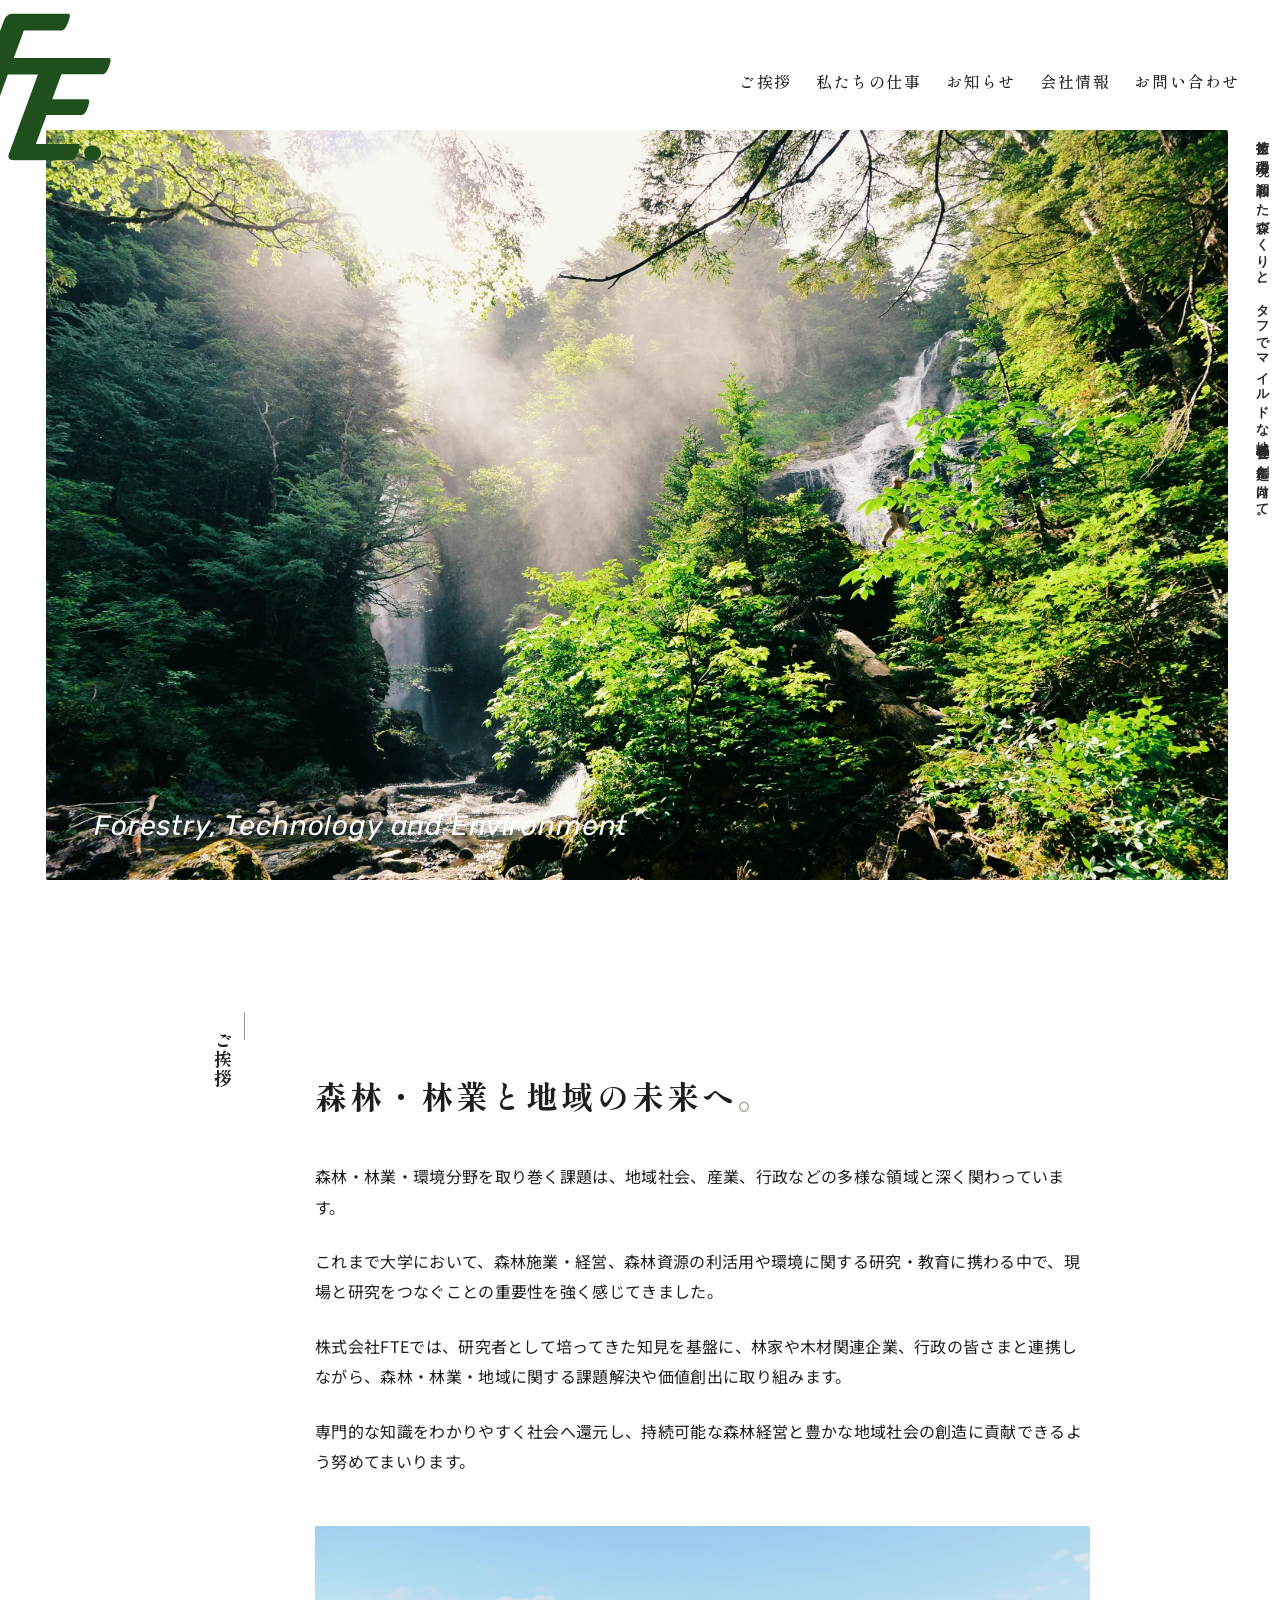
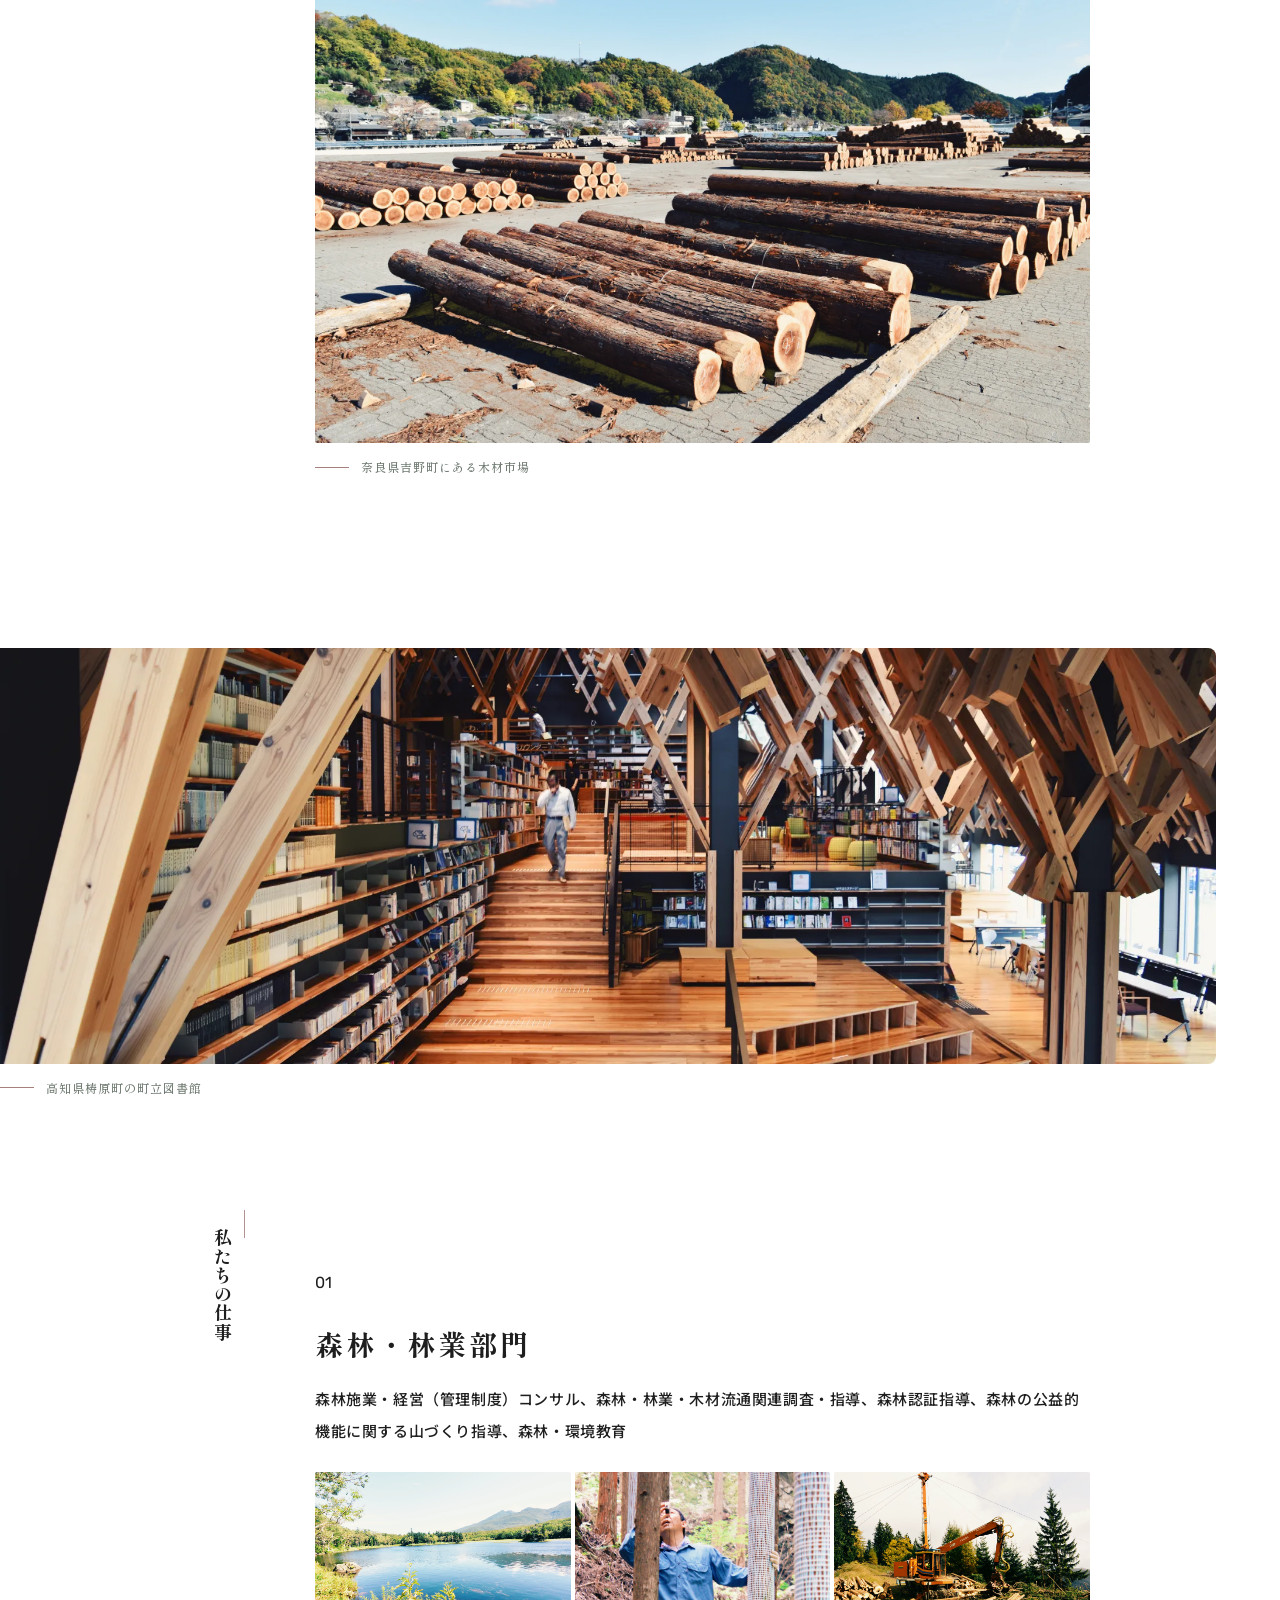
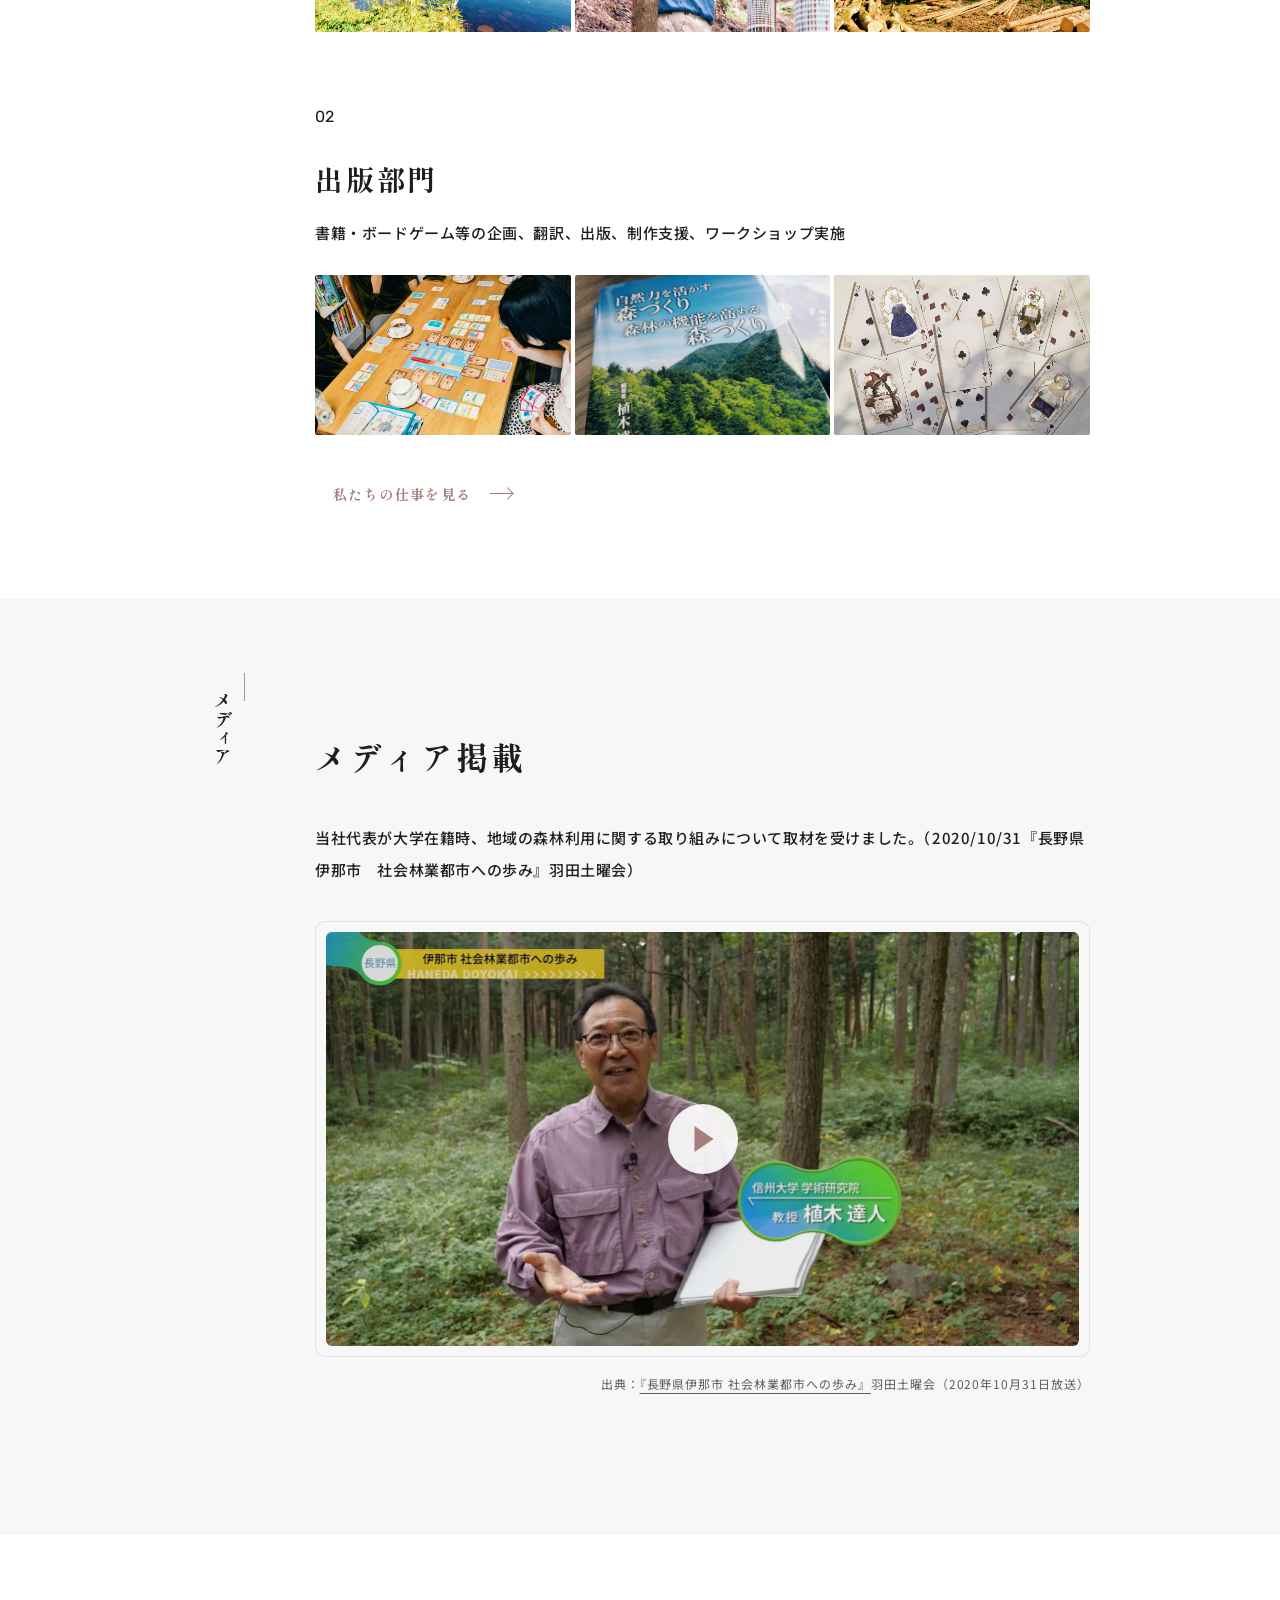
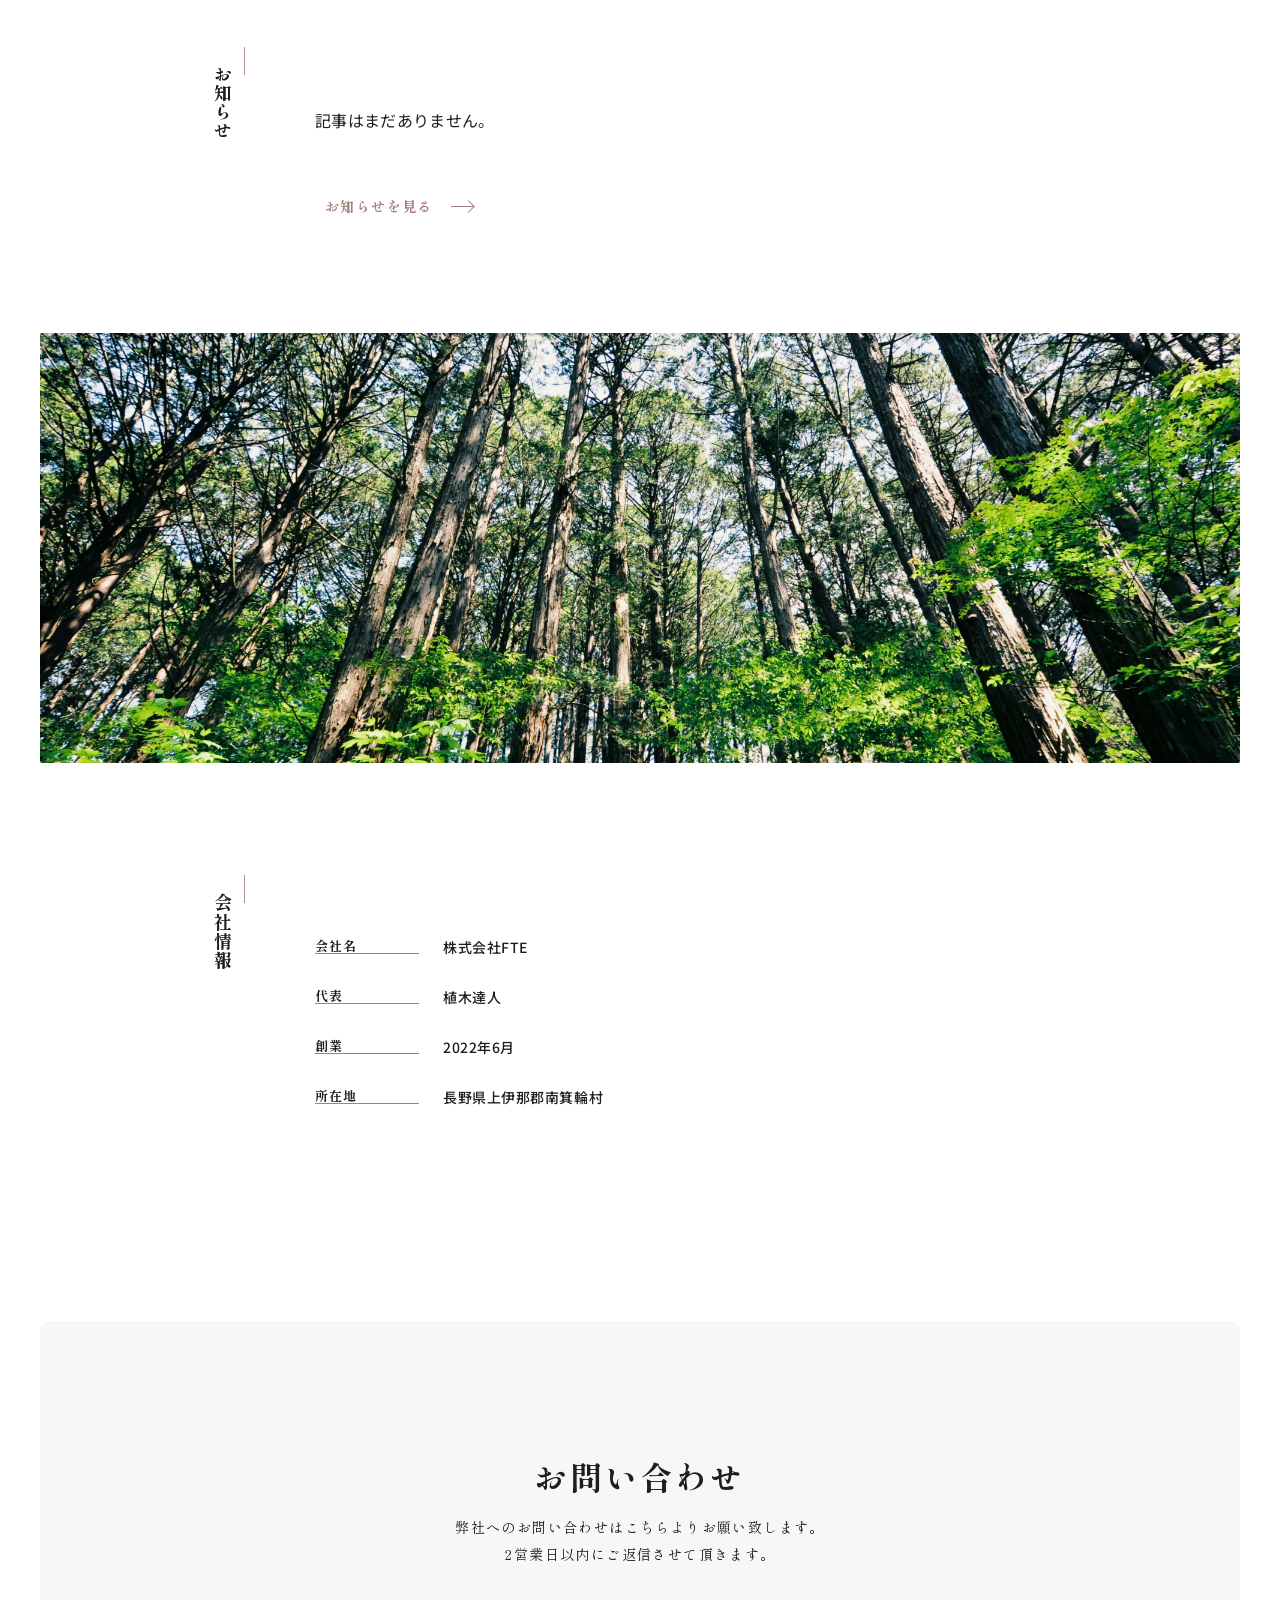
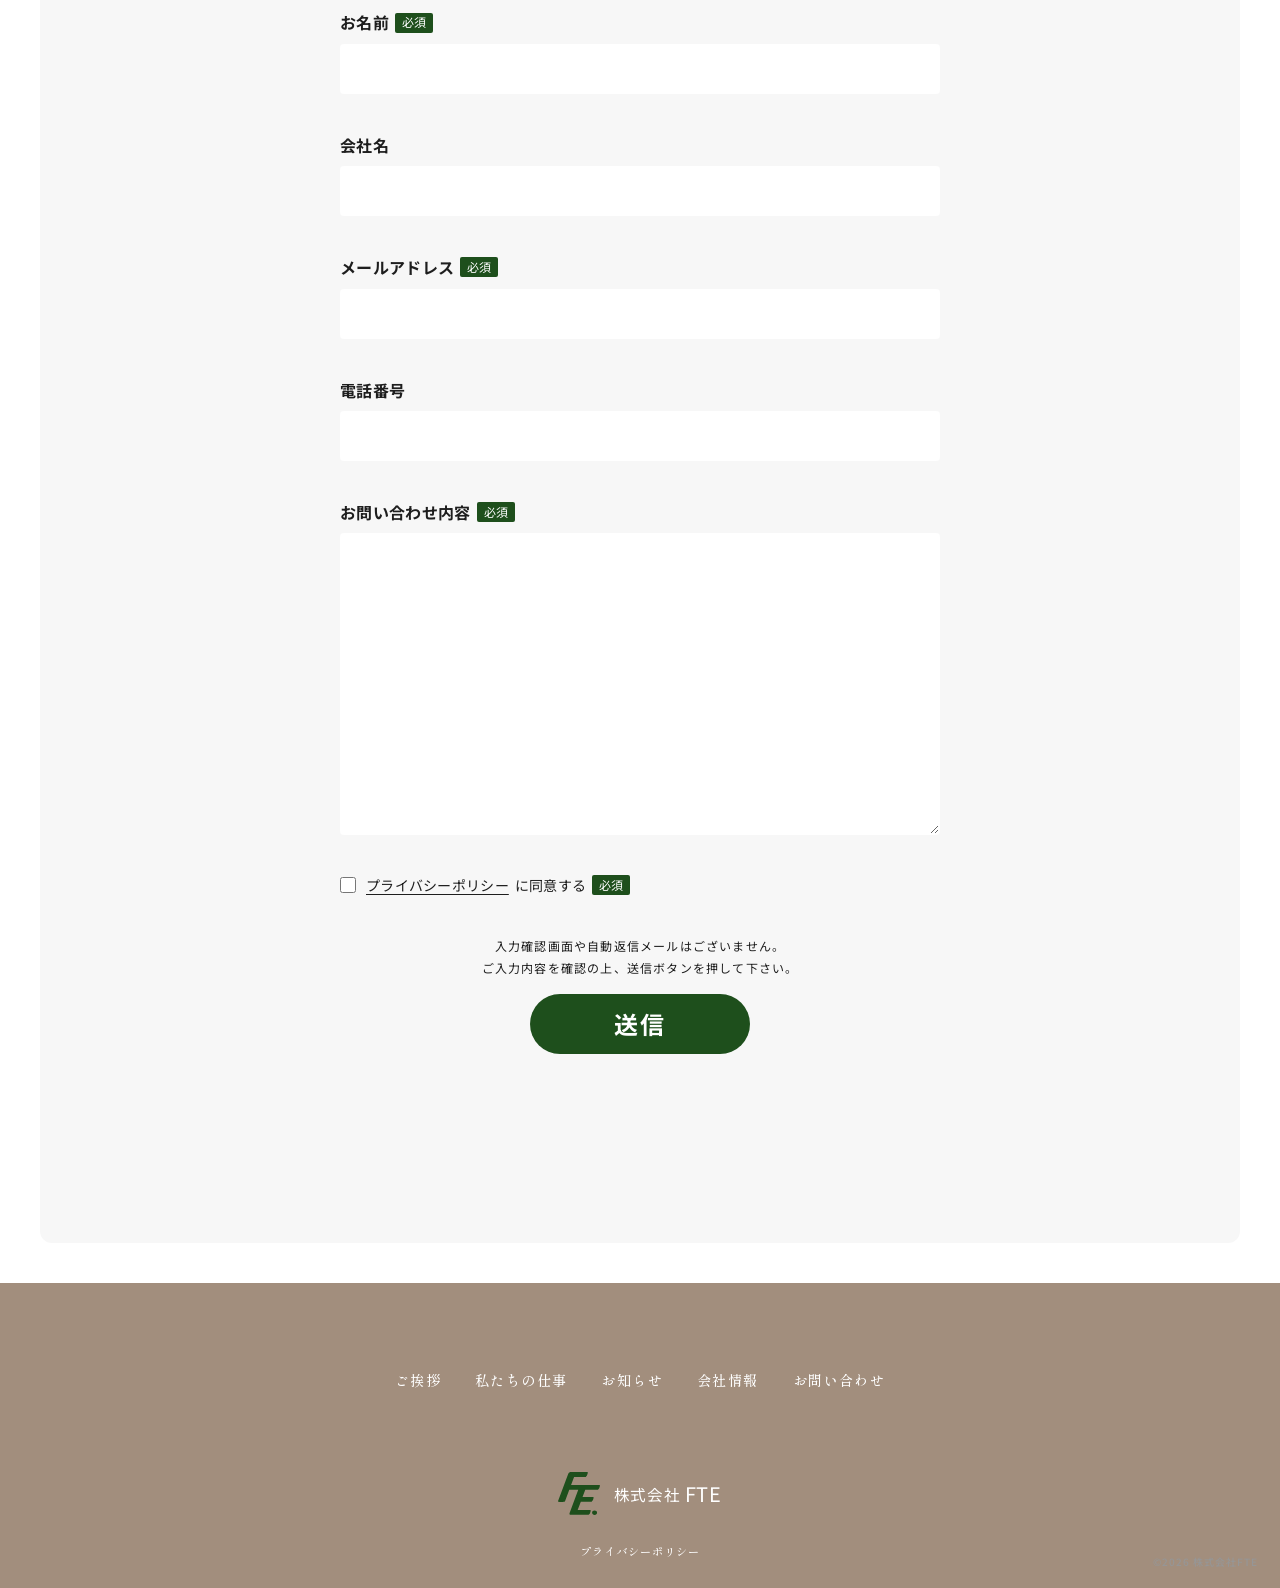
<file: index.html>
<!DOCTYPE html>
<html lang="ja">
<head>
  <meta charset="UTF-8" />
  <meta name="viewport" content="width=device-width, initial-scale=1.0" />
  <title>株式会社FTE | Forestry, Technology and Environment</title>
  <meta name="description" content="株式会社FTEは、森林・木材・環境分野の研究、調査、教育、出版、商品開発を通じて、地域と環境の持続可能な未来づくりに取り組みます。" />
  <meta name="referrer" content="strict-origin-when-cross-origin" />
  <meta property="og:title" content="株式会社FTE | Forestry, Technology and Environment" />
  <meta property="og:description" content="森林・木材・環境分野の知見を活かし、地域と環境の持続可能な未来づくりに取り組む株式会社FTEの公式サイトです。" />
  <meta property="og:type" content="website" />
  <meta property="og:site_name" content="株式会社FTE" />
  <link rel="icon" href="assets/favicon.svg" type="image/svg+xml" />
  <link rel="preconnect" href="https://fonts.googleapis.com" />
  <link rel="preconnect" href="https://fonts.gstatic.com" crossorigin />
  <link href="https://fonts.googleapis.com/css2?family=Noto+Sans+JP:wght@400;500;700;900&amp;family=Rubik:wght@400;500;600;700&amp;family=Shippori+Mincho+B1:wght@400;500;600;700&amp;family=Zen+Kaku+Gothic+New:wght@400;500;700;900&amp;display=swap" rel="stylesheet" />
  <link rel="stylesheet" href="assets/styles.css?v=20260608-message-original" />
</head>
<body>
  <header class="site-header" id="top">
    <div class="header-inner">
      <a class="brand" href="#top" aria-label="株式会社FTE">
        <span class="brand-mark" aria-hidden="true">
          <img src="assets/FTE_logo.svg" alt="" />
        </span>
      </a>
      <nav class="global-nav" aria-label="グローバルナビゲーション">
        <a href="#message">ご挨拶</a>
        <a href="works.html#works">私たちの仕事</a>
        <a href="#info">お知らせ</a>
        <a href="#company">会社情報</a>
        <a href="#contact">お問い合わせ</a>
      </nav>
      <button class="menu-toggle" id="menuButton" type="button" aria-label="メニューを開く" aria-controls="mobileMenu" aria-expanded="false">
        <span></span>
        <span></span>
        <span></span>
      </button>
    </div>
  </header>

  <div class="mobile-menu" id="mobileMenu" aria-hidden="true">
    <nav aria-label="モバイルナビゲーション">
      <a href="#message">ご挨拶</a>
      <a href="works.html#works">私たちの仕事</a>
      <a href="#info">お知らせ</a>
      <a href="#company">会社情報</a>
      <a href="#contact">お問い合わせ</a>
    </nav>
  </div>

  <p class="side-copy side-copy-left">技術と環境の調和した森づくりと、</p>
  <p class="side-copy side-copy-right">タフでマイルドな地域社会の創造に向けて。</p>
  <p class="side-copy side-copy-mobile">技術と環境の調和した森づくりと、タフでマイルドな地域社会の創造に向けて。</p>

  <main>
    <section class="hero" aria-label="株式会社FTE">
      <div class="hero-image">
        <img src="assets/matsumoto.webp" alt="長野県松本市の三本滝" />
        <div class="hero-title">
          <h1 class="visually-hidden">FTE</h1>
          <p>Forestry, Technology and Environment</p>
        </div>
      </div>
    </section>

    <section class="section section-message reveal" id="message">
      <div class="section-inner">
        <p class="section-label">ご挨拶</p>
        <div class="section-body message-body">
          <h2>森林・林業と地域の未来へ<span class="heading-dot">。</span></h2>
          <p>
            森林・林業・環境分野を取り巻く課題は、地域社会、産業、行政などの多様な領域と深く関わっています。
          </p>
          <p>
            これまで大学において、森林施業・経営、森林資源の利活用や環境に関する研究・教育に携わる中で、現場と研究をつなぐことの重要性を強く感じてきました。
          </p>
          <p>
            株式会社FTEでは、研究者として培ってきた知見を基盤に、林家や木材関連企業、行政の皆さまと連携しながら、森林・林業・地域に関する課題解決や価値創出に取り組みます。
          </p>
          <p>
            専門的な知識をわかりやすく社会へ還元し、持続可能な森林経営と豊かな地域社会の創造に貢献できるよう努めてまいります。
          </p>
          <figure class="message-photo-figure">
            <img class="message-photo" src="assets/yoshino.webp" alt="奈良県吉野町にある木材市場" loading="lazy" />
            <figcaption>奈良県吉野町にある木材市場</figcaption>
          </figure>
        </div>
      </div>
    </section>

    <figure class="wide-photo reveal">
      <img src="assets/library.webp" alt="高知県梼原町の町立図書館" loading="lazy" />
      <figcaption>高知県梼原町の町立図書館</figcaption>
    </figure>

    <section class="section reveal" id="works">
      <div class="section-inner">
        <p class="section-label">私たちの仕事</p>
        <div class="section-body">
          <article class="work-item">
            <p class="work-number">01</p>
            <h2>森林・林業部門</h2>
            <p>
              森林施業・経営（管理制度）コンサル、森林・林業・木材流通関連調査・指導、森林認証指導、森林の公益的機能に関する山づくり指導、森林・環境教育
            </p>
            <div class="image-row">
              <img src="assets/shiretoko.webp" alt="知床の森林" loading="lazy" />
              <img class="image-focus-top" src="assets/port2.webp" alt="森林調査の様子" loading="lazy" />
              <img src="assets/austria1.webp" alt="オーストリアの木造建築" loading="lazy" />
            </div>
          </article>

          <article class="work-item">
            <p class="work-number">02</p>
            <h2>出版部門</h2>
            <p>
              書籍・ボードゲーム等の企画、翻訳、出版、制作支援、ワークショップ実施
            </p>
            <div class="image-row">
              <img src="assets/mitiada2.webp" alt="みちあそびのプレイ風景" loading="lazy" />
              <img class="image-book-cover" src="assets/book1.webp" alt="森林づくりに関する書籍" loading="lazy" />
              <img class="image-focus-top" src="assets/liberade1.webp" alt="Liberadeの制作物" loading="lazy" />
            </div>
          </article>

          <a class="text-link" href="works.html#works">
            <span>私たちの仕事を見る</span>
            <i aria-hidden="true"></i>
          </a>
        </div>
      </div>
    </section>

    <section class="section section-media reveal" id="media">
      <div class="section-inner">
        <p class="section-label">メディア</p>
        <div class="section-body media-body">
          <h2>メディア掲載</h2>
          <p>
            当社代表が大学在籍時、地域の森林利用に関する取り組みについて取材を受けました。（2020/10/31『長野県伊那市　社会林業都市への歩み』羽田土曜会）
          </p>
          <figure class="media-feature">
            <button
              class="media-video"
              type="button"
              data-youtube-src="https://www.youtube.com/embed/WPA7bNDVLJ8?start=276&amp;rel=0&amp;playsinline=1&amp;autoplay=1"
              aria-label="当社代表が出演したYouTube動画を再生する">
              <img src="assets/media.webp" alt="森林で取材を受ける当社代表" loading="lazy" />
              <span class="media-play" aria-hidden="true"></span>
            </button>
            <figcaption class="media-source">
              出典：<a href="https://www.youtube.com/watch?v=WPA7bNDVLJ8" target="_blank" rel="noopener noreferrer">『長野県伊那市 社会林業都市への歩み』</a>羽田土曜会（2020年10月31日放送）
            </figcaption>
          </figure>
        </div>
      </div>
    </section>

    <section class="section section-info reveal" id="info">
      <div class="section-inner">
        <p class="section-label">お知らせ</p>
        <div class="section-body">
          <p class="empty-news">記事はまだありません。</p>
          <a class="small-link" href="#info">
            <span>お知らせを見る</span>
            <i aria-hidden="true"></i>
          </a>
        </div>
      </div>
    </section>

    <figure class="wood-photo reveal">
      <img src="assets/kisohinoki.webp" alt="木曽檜の大木" loading="lazy" />
    </figure>

    <section class="section reveal" id="company">
      <div class="section-inner">
        <p class="section-label">会社情報</p>
        <div class="section-body company-body">
          <div class="company-detail">
            <dl>
              <div>
                <dt>会社名</dt>
                <dd>株式会社FTE</dd>
              </div>
              <div>
                <dt>代表</dt>
                <dd>植木達人</dd>
              </div>
              <div>
                <dt>創業</dt>
                <dd>2022年6月</dd>
              </div>
              <div>
                <dt>所在地</dt>
                <dd>長野県上伊那郡南箕輪村</dd>
              </div>
            </dl>
          </div>
        </div>
      </div>
    </section>

    <section class="contact-wrap reveal" id="contact">
      <div class="contact-panel">
        <h2>お問い合わせ</h2>
        <p>
          弊社へのお問い合わせはこちらよりお願い致します。<br />
          2営業日以内にご返信させて頂きます。
        </p>

        <form class="contact-form" id="contactForm" action="https://formspree.io/f/xjgzoblb" method="post">
          <input type="hidden" name="_subject" value="FTE Webサイトからのお問い合わせ" />
          <label>
            <span>お名前 <em>必須</em></span>
            <input type="text" name="お名前" required />
          </label>
          <label>
            <span>会社名</span>
            <input type="text" name="会社名" />
          </label>
          <label>
            <span>メールアドレス <em>必須</em></span>
            <input type="email" name="email" required />
          </label>
          <label>
            <span>電話番号</span>
            <input type="tel" name="電話番号" />
          </label>
          <label>
            <span>お問い合わせ内容 <em>必須</em></span>
            <textarea name="お問い合わせ内容" required></textarea>
          </label>
          <label class="privacy-check">
            <input type="checkbox" name="プライバシーポリシーに同意" required />
            <span><a href="privacy.html#privacy">プライバシーポリシー</a>に同意する <em>必須</em></span>
          </label>
          <p class="form-note">入力確認画面や自動返信メールはございません。<br />ご入力内容を確認の上、送信ボタンを押して下さい。</p>
          <button type="submit">送信</button>
          <p class="form-message" id="formMessage" role="status"></p>
        </form>
      </div>
    </section>
  </main>

  <footer class="site-footer">
    <nav class="footer-nav" aria-label="フッターナビゲーション">
      <a href="#message">ご挨拶</a>
      <a href="works.html#works">私たちの仕事</a>
      <a href="#info">お知らせ</a>
      <a href="#company">会社情報</a>
      <a href="#contact">お問い合わせ</a>
    </nav>
    <a class="footer-brand" href="#top" aria-label="トップへ戻る">
      <span class="footer-brand-mark" aria-hidden="true">
        <img src="assets/FTE_logo.svg" alt="" />
      </span>
      <span class="footer-brand-text">
        <strong class="brand-name"><span class="brand-name-ja">株式会社</span><span class="brand-name-en">FTE</span></strong>
      </span>
    </a>
    <a class="privacy-link" href="privacy.html#privacy">プライバシーポリシー</a>
    <small>©2026 株式会社FTE</small>
  </footer>

  <script src="assets/script.js?v=20260525-2"></script>
</body>
</html>
</file>
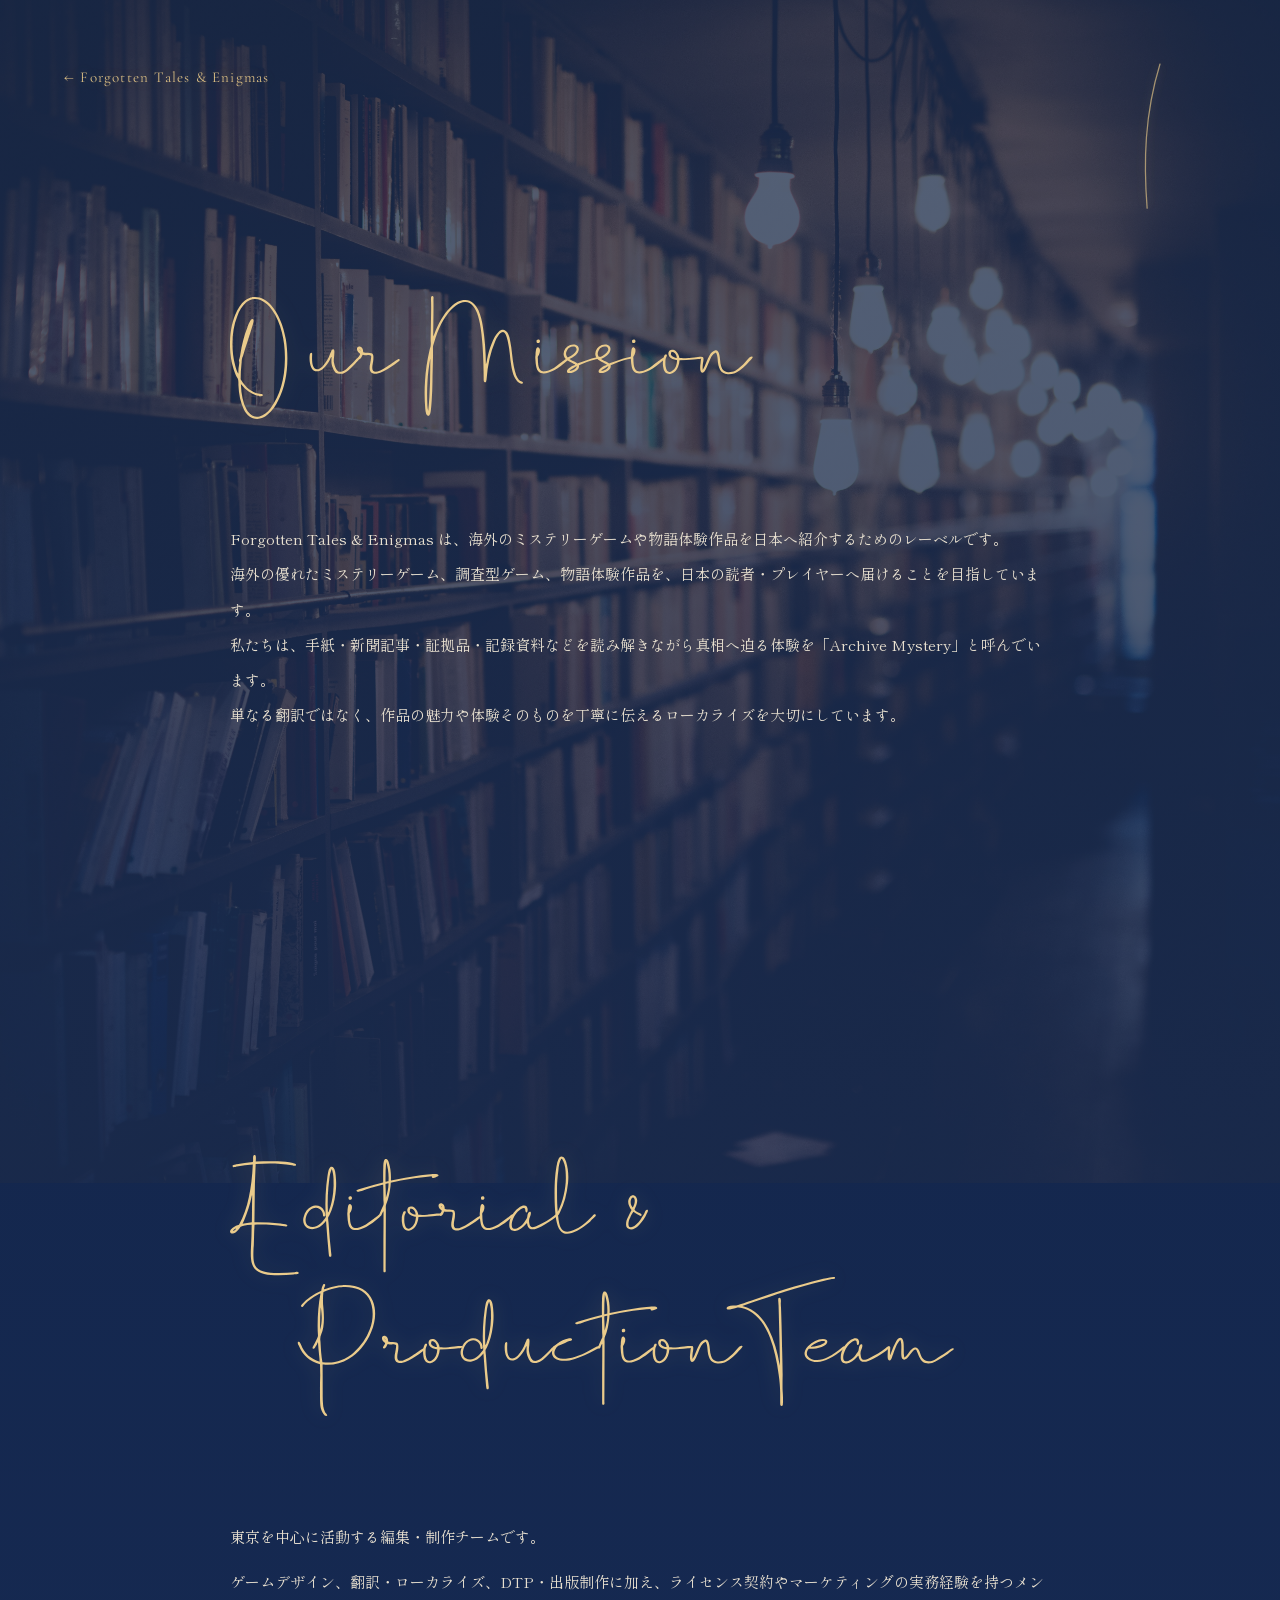
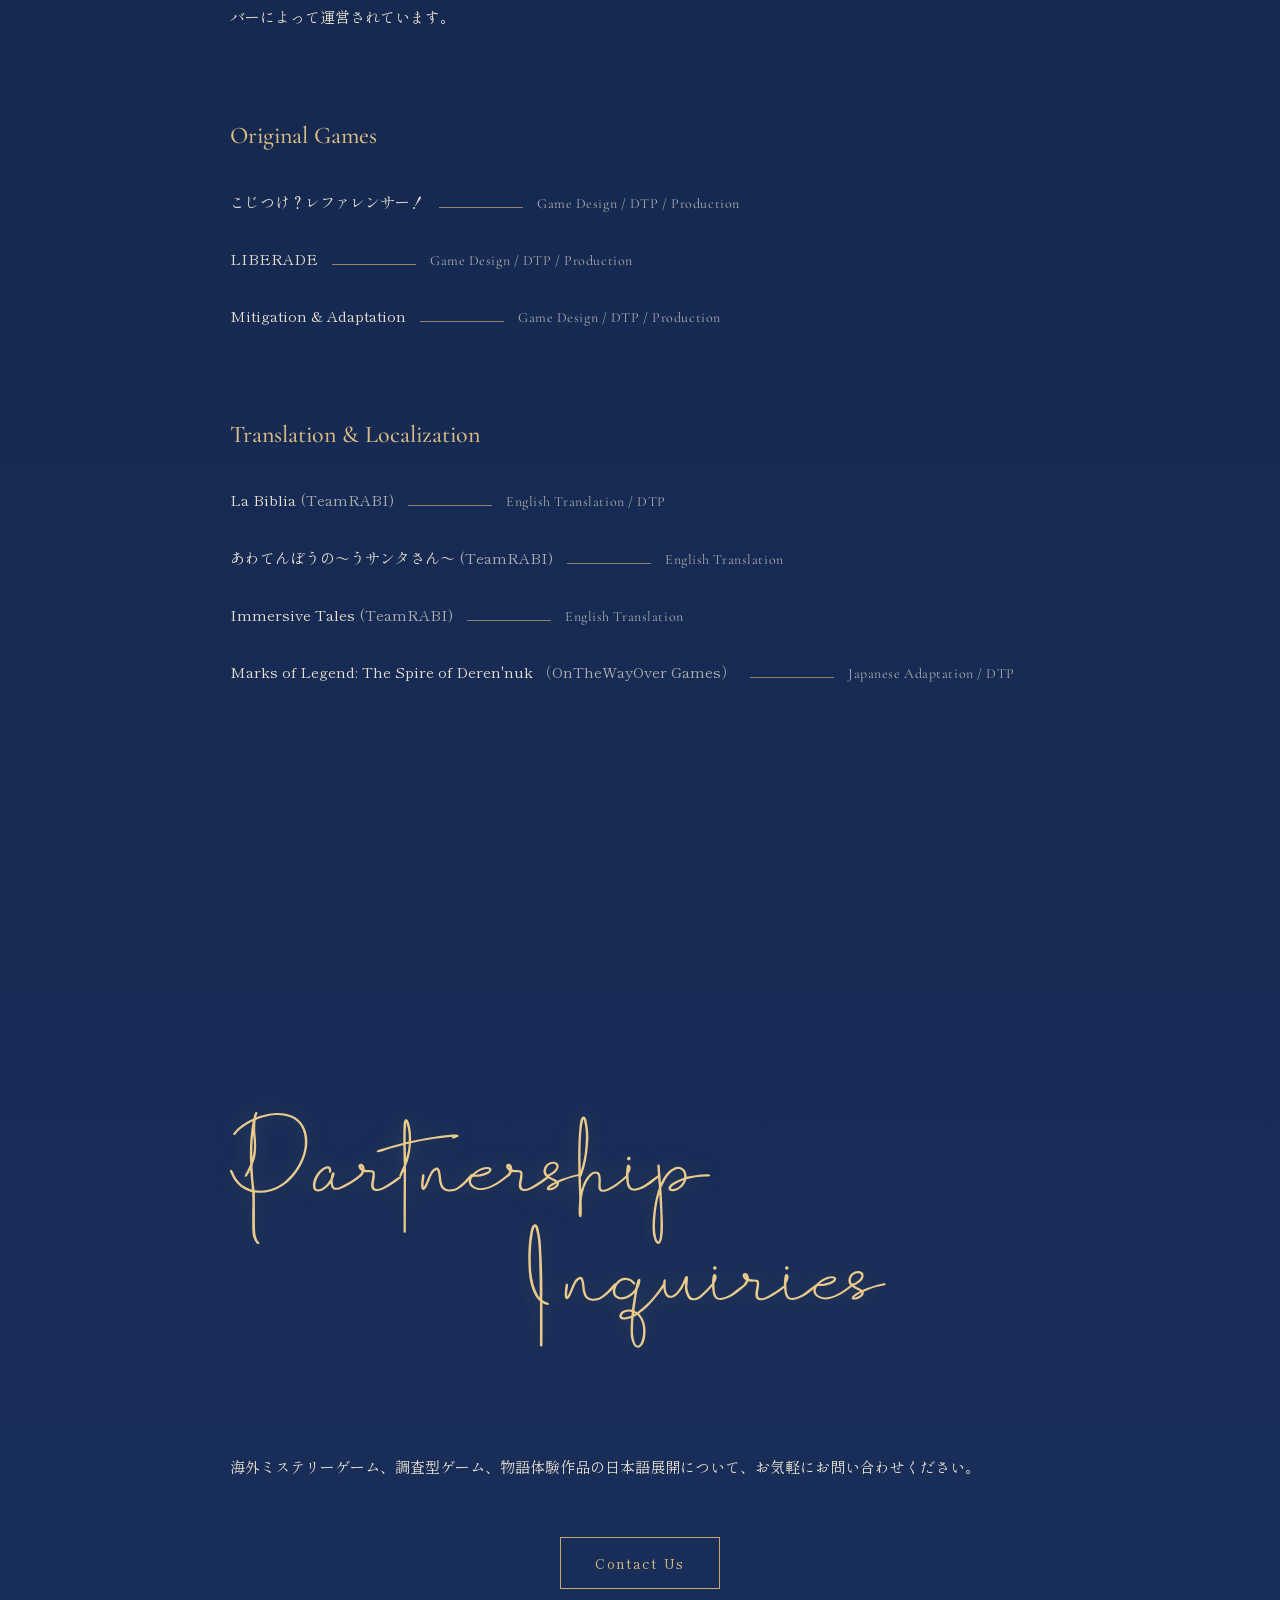
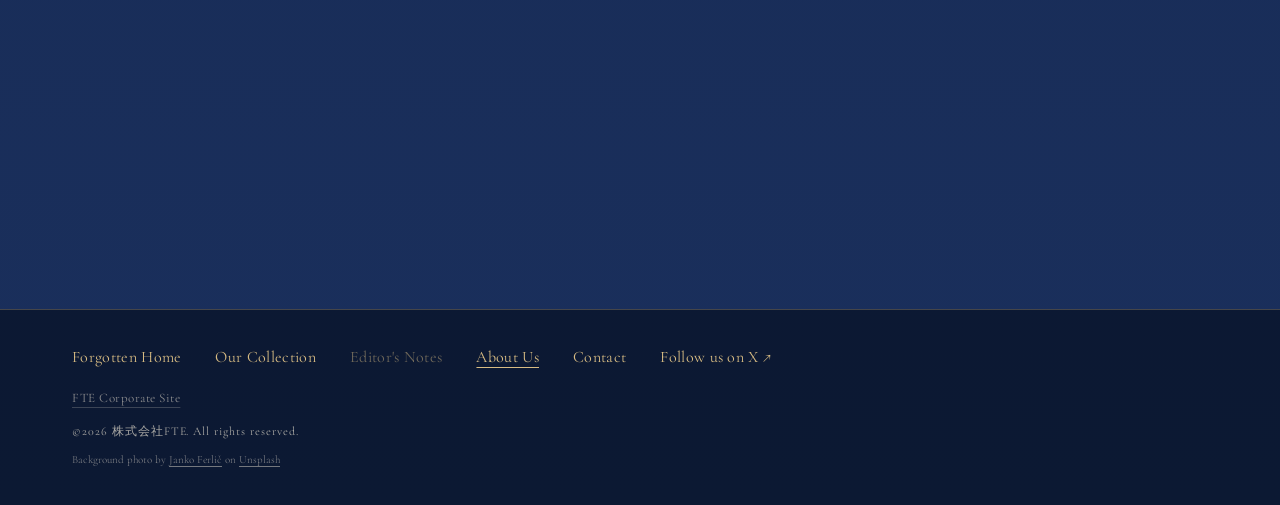
<file: forgotten-about.html>
<!DOCTYPE html>
<html lang="ja">
<head>
  <meta charset="UTF-8" />
  <meta name="viewport" content="width=device-width, initial-scale=1.0" />
  <title>About Us | Forgotten Tales &amp; Enigmas | FTE</title>
  <meta name="description" content="Forgotten Tales & Enigmasの理念と、翻訳・ローカライズ・制作体制をご紹介します。" />
  <meta name="referrer" content="strict-origin-when-cross-origin" />
  <meta property="og:title" content="About Us | Forgotten Tales &amp; Enigmas" />
  <meta property="og:description" content="海外のミステリーゲームや物語体験作品を日本へ紹介するForgotten Tales & Enigmasの理念と制作体制。" />
  <meta property="og:type" content="website" />
  <meta property="og:site_name" content="Forgotten Tales &amp; Enigmas" />
  <link rel="icon" href="assets/logopen.svg" type="image/svg+xml" />
  <link rel="preconnect" href="https://fonts.googleapis.com" />
  <link rel="preconnect" href="https://fonts.gstatic.com" crossorigin />
  <link href="https://fonts.googleapis.com/css2?family=Cormorant+Garamond:wght@400;500;600;700&amp;family=Noto+Sans+JP:wght@400;500;700&amp;family=Shippori+Mincho+B1:wght@400;500;600;700&amp;display=swap" rel="stylesheet" />
  <link rel="stylesheet" href="assets/styles.css?v=20260615-about-list-mobile" />
</head>
<body class="forgotten-site forgotten-about-site">
  <div class="forgotten-about-thread" aria-hidden="true">
    <svg viewBox="0 0 180 3600" preserveAspectRatio="none">
      <path class="forgotten-about-thread-path" d="M92 0 C42 170 142 310 74 500 C22 650 142 805 96 990 C54 1160 26 1305 112 1460 C164 1555 138 1740 66 1880 C18 1975 42 2165 122 2300 C168 2380 132 2555 70 2690 C28 2785 42 2980 118 3115 C160 3190 136 3420 86 3600" />
    </svg>
  </div>
  <main>
    <div class="forgotten-about-return">
      <a href="forgotten.html">← Forgotten Tales &amp; Enigmas</a>
    </div>

    <section class="forgotten-about-section reveal" aria-labelledby="mission-title">
      <div class="forgotten-about-section-inner">
        <header class="forgotten-about-section-heading">
          <h1 id="mission-title" class="visually-hidden">Our Mission</h1>
          <img class="forgotten-about-heading-art forgotten-about-heading-art-mission" src="assets/forgotten_mission.svg?v=20260606" alt="" loading="lazy" />
        </header>
        <div class="forgotten-about-prose">
          <p>Forgotten Tales &amp; Enigmas は、海外のミステリーゲームや物語体験作品を日本へ紹介するためのレーベルです。</p>
          <p>海外の優れたミステリーゲーム、調査型ゲーム、物語体験作品を、日本の読者・プレイヤーへ届けることを目指しています。</p>
          <p>私たちは、手紙・新聞記事・証拠品・記録資料などを読み解きながら真相へ迫る体験を「Archive Mystery」と呼んでいます。</p>
          <p>単なる翻訳ではなく、作品の魅力や体験そのものを丁寧に伝えるローカライズを大切にしています。</p>
        </div>
      </div>
    </section>

    <section class="forgotten-about-section forgotten-about-team reveal" aria-labelledby="team-title">
      <div class="forgotten-about-section-inner">
        <header class="forgotten-about-section-heading">
          <h2 id="team-title" class="visually-hidden">Editorial &amp; Production Team</h2>
          <img class="forgotten-about-heading-art forgotten-about-heading-art-team" src="assets/forgotten_team.svg?v=20260606" alt="" loading="lazy" />
        </header>
        <div class="forgotten-about-team-body">
          <div class="forgotten-about-team-intro">
            <p>東京を中心に活動する編集・制作チームです。</p>
            <p>ゲームデザイン、翻訳・ローカライズ、DTP・出版制作に加え、ライセンス契約やマーケティングの実務経験を持つメンバーによって運営されています。</p>
          </div>

          <section class="forgotten-about-work-group" aria-labelledby="original-games-title">
            <h3 id="original-games-title">Original Games</h3>
            <ul class="forgotten-about-work-list">
              <li>
                <p>こじつけ？レファレンサー！</p>
                <small>Game Design / DTP / Production</small>
              </li>
              <li>
                <p>LIBERADE</p>
                <small>Game Design / DTP / Production</small>
              </li>
              <li>
                <p>Mitigation &amp; Adaptation</p>
                <small>Game Design / DTP / Production</small>
              </li>
            </ul>
          </section>

          <section class="forgotten-about-work-group" aria-labelledby="localization-title">
            <h3 id="localization-title">Translation &amp; Localization</h3>
            <ul class="forgotten-about-work-list">
              <li>
                <p>La Biblia <span>(TeamRABI)</span></p>
                <small>English Translation / DTP</small>
              </li>
              <li>
                <p>あわてんぼうの～うサンタさん～ <span>(TeamRABI)</span></p>
                <small>English Translation</small>
              </li>
              <li>
                <p>Immersive Tales <span>(TeamRABI)</span></p>
                <small>English Translation</small>
              </li>
              <li>
                <p>Marks of Legend: The Spire of Deren'nuk <span>（OnTheWayOver Games）</span></p>
                <small>Japanese Adaptation / DTP</small>
              </li>
            </ul>
          </section>
        </div>
      </div>
    </section>

    <section class="forgotten-about-contact reveal" aria-labelledby="partnership-title">
      <h2 id="partnership-title" class="visually-hidden">Partnership Inquiries</h2>
      <img class="forgotten-about-heading-art forgotten-about-heading-art-inquiries" src="assets/forgotten_inquiries.svg?v=20260606" alt="" loading="lazy" />
      <div class="forgotten-about-contact-copy">
        <p>海外ミステリーゲーム、調査型ゲーム、物語体験作品の日本語展開について、お気軽にお問い合わせください。</p>
        <a class="forgotten-button" href="index.html#contact">Contact Us</a>
      </div>
    </section>
  </main>

  <footer class="forgotten-footer">
    <div class="forgotten-footer-links">
      <nav class="forgotten-footer-nav" aria-label="Forgotten Tales & Enigmas footer">
        <a href="forgotten.html">Forgotten Home</a>
        <a href="forgotten.html#products">Our Collection</a>
        <span class="forgotten-footer-pending" aria-disabled="true">Editor's Notes</span>
        <a href="forgotten-about.html" aria-current="page">About Us</a>
        <a href="index.html#contact">Contact</a>
        <a href="https://x.com/ArchiveMistery" target="_blank" rel="noopener noreferrer">Follow us on X <span aria-hidden="true">↗</span></a>
      </nav>
      <a class="forgotten-corporate-link" href="index.html#top">FTE Corporate Site</a>
      <small>©2026 株式会社FTE. All rights reserved.</small>
      <p class="forgotten-photo-credit">
        Background photo by <a href="https://unsplash.com/ja/@itfeelslikefilm?utm_source=unsplash&amp;utm_medium=referral&amp;utm_content=creditCopyText" target="_blank" rel="noopener noreferrer">Janko Ferlič</a> on <a href="https://unsplash.com/ja/%E5%86%99%E7%9C%9F/%E3%83%A9%E3%82%A4%E3%83%88%E3%81%8C%E7%82%B9%E7%81%AF%E3%81%97%E3%81%9F%E5%9B%B3%E6%9B%B8%E9%A4%A8%E3%81%AE%E5%86%99%E7%9C%9F-sfL_QOnmy00?utm_source=unsplash&amp;utm_medium=referral&amp;utm_content=creditCopyText" target="_blank" rel="noopener noreferrer">Unsplash</a>
      </p>
    </div>
  </footer>

  <script src="assets/script.js?v=20260606-threadrevert"></script>
</body>
</html>
</file>
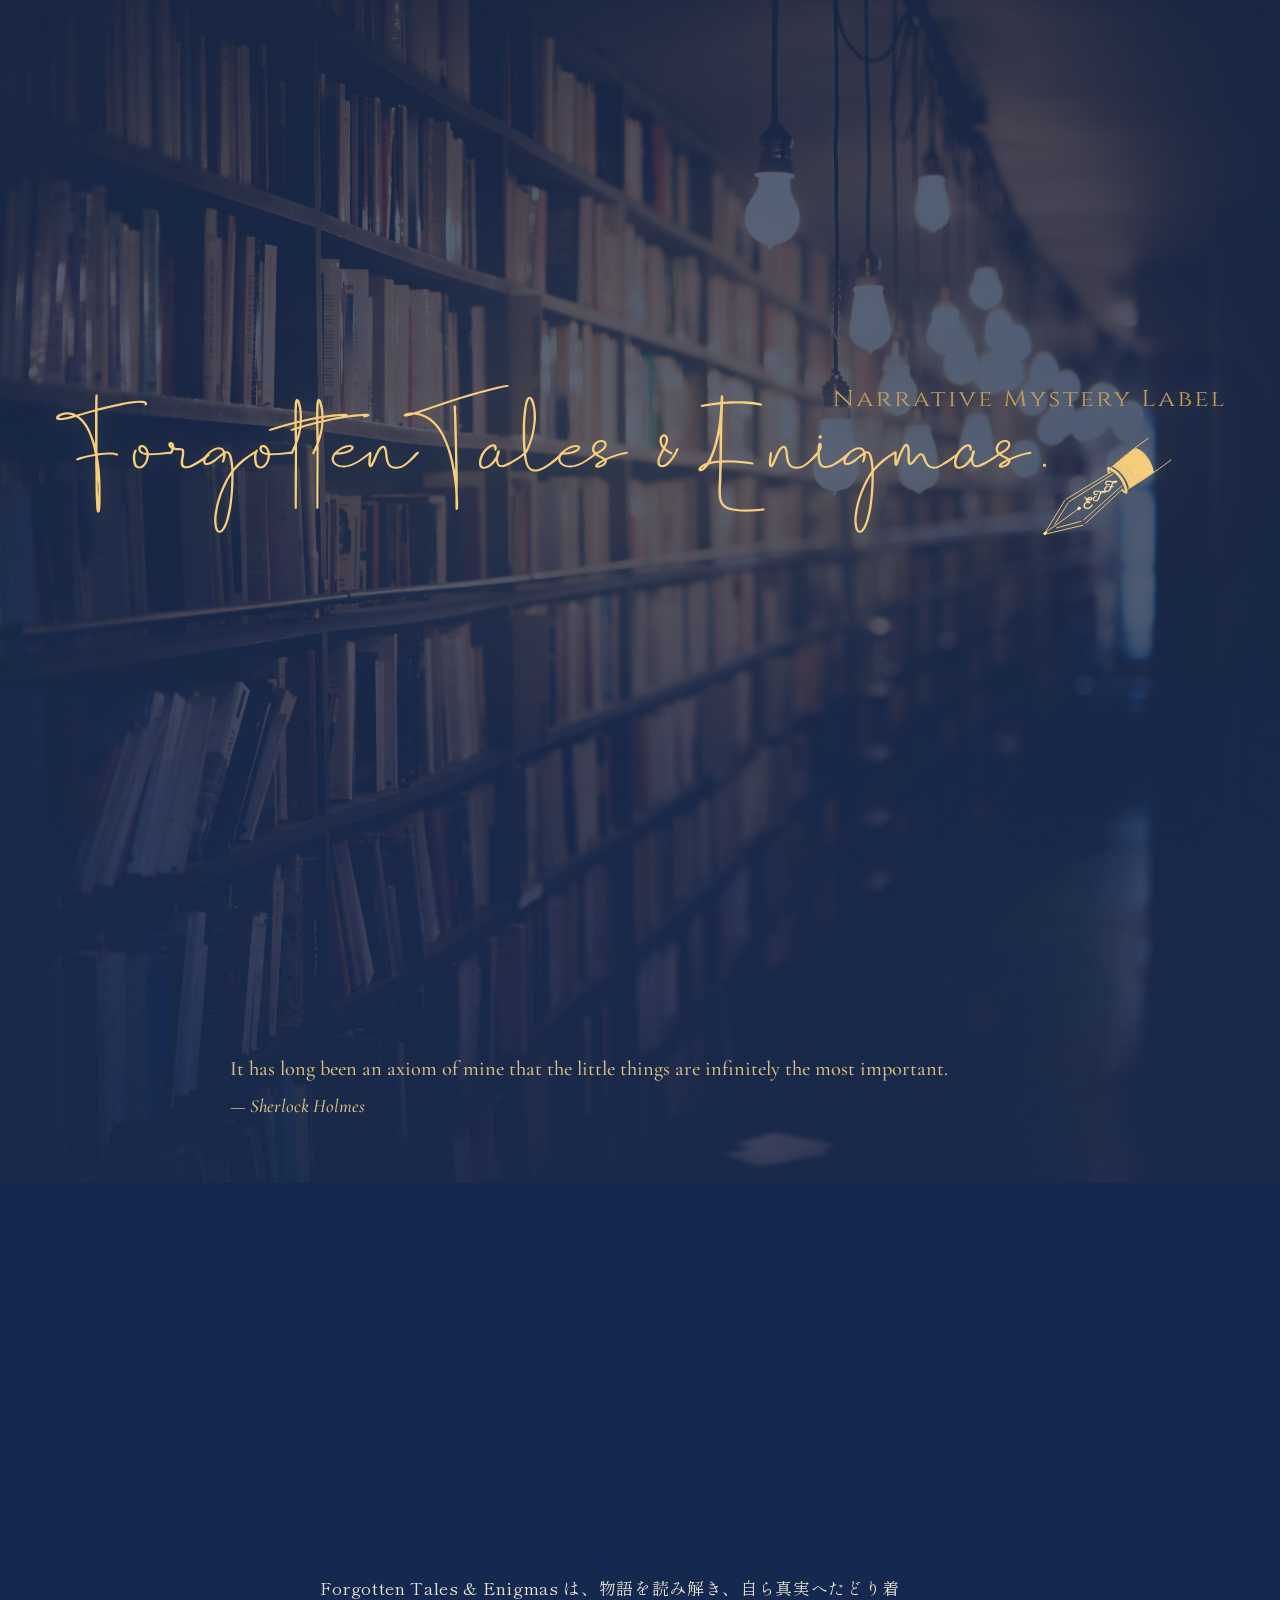
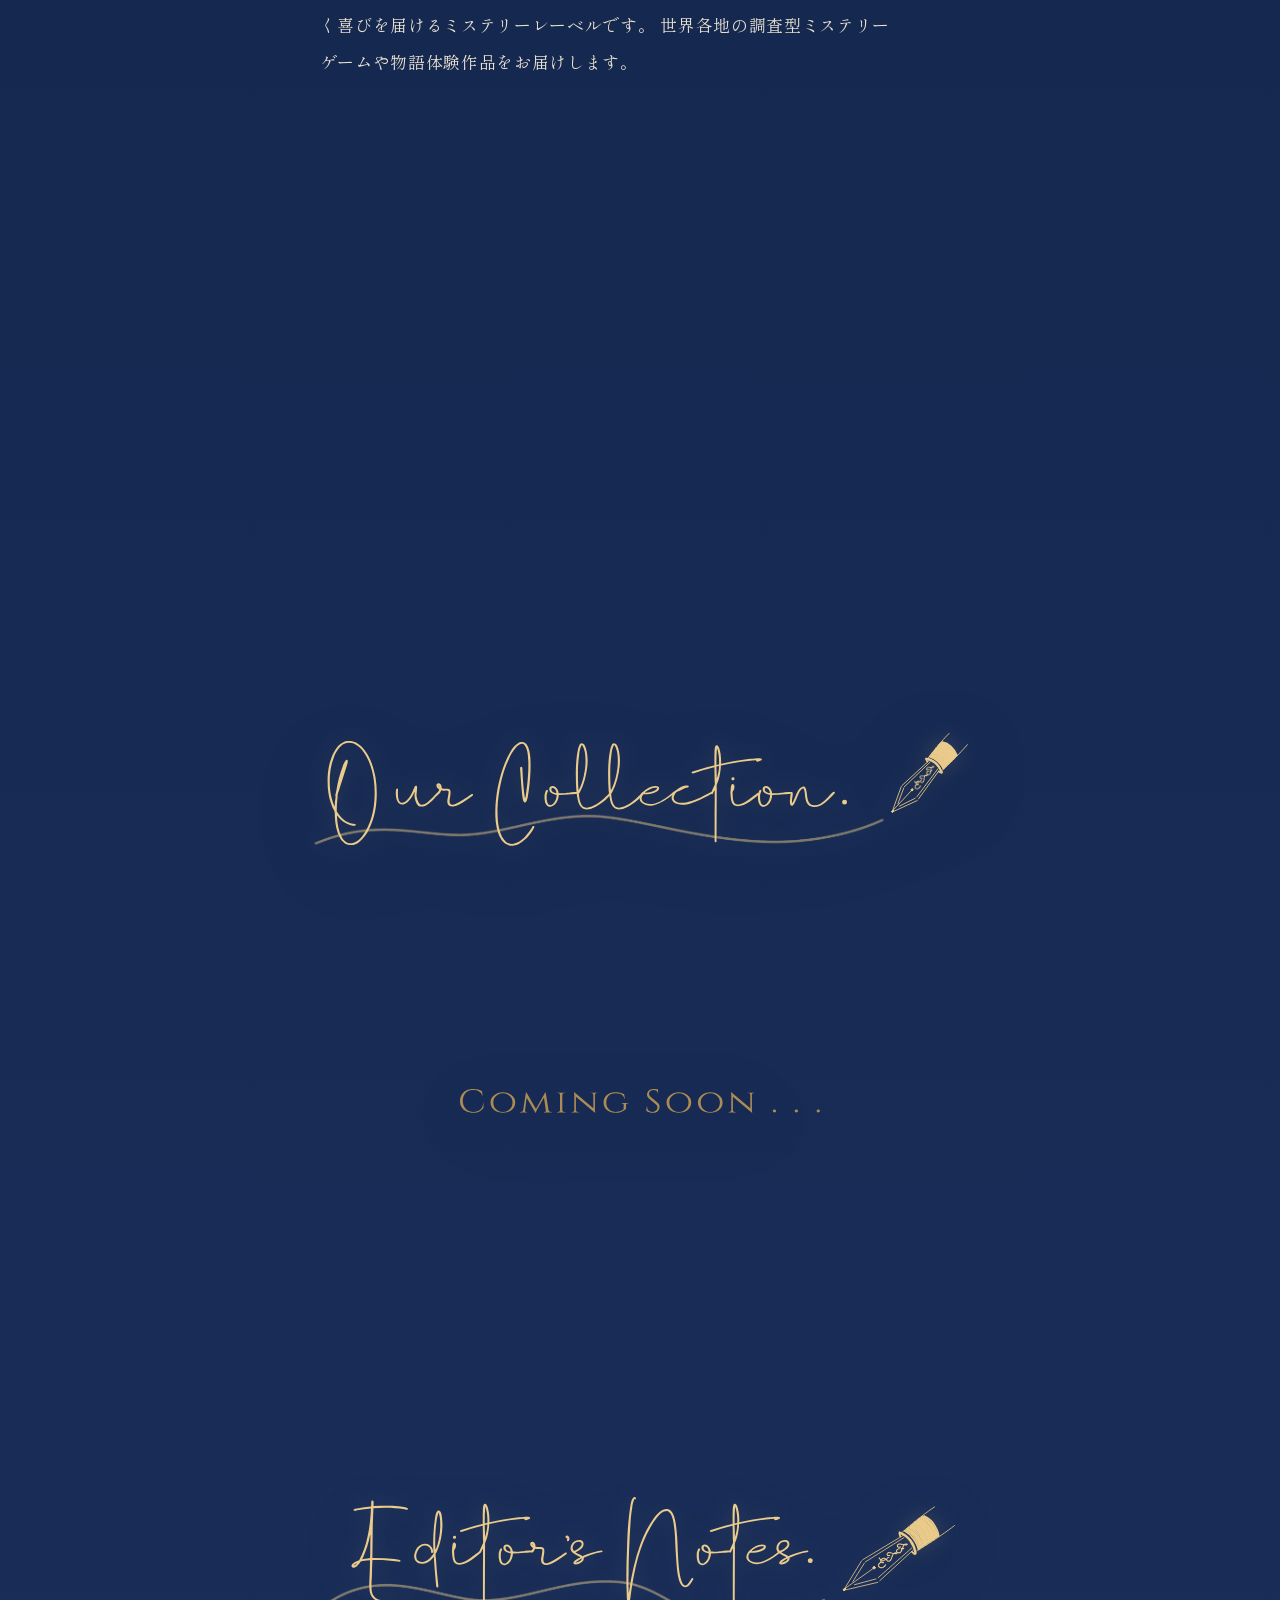
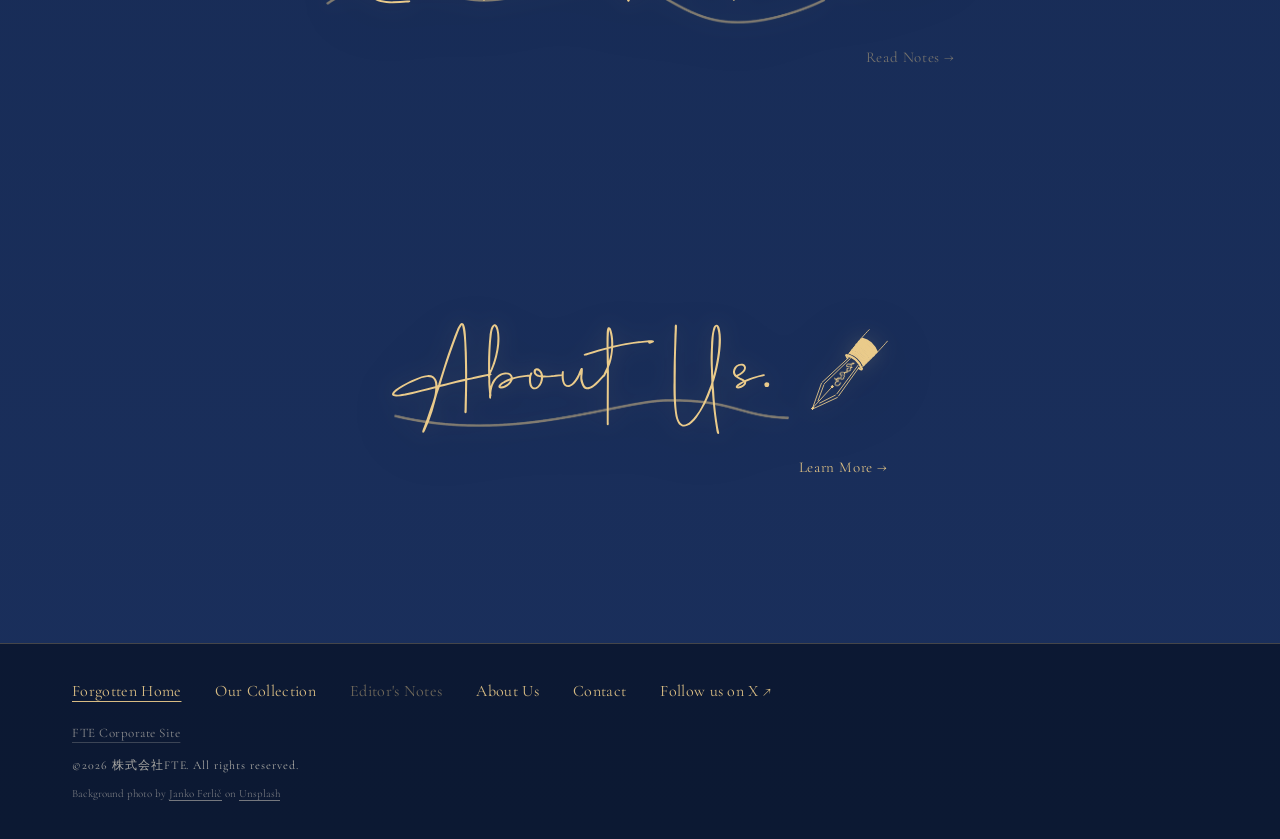
<file: forgotten.html>
<!DOCTYPE html>
<html lang="ja">
<head>
  <meta charset="UTF-8" />
  <meta name="viewport" content="width=device-width, initial-scale=1.0" />
  <title>Forgotten Tales &amp; Enigmas | Narrative Mystery Label | FTE</title>
  <meta name="description" content="Forgotten Tales & Enigmasは、ミステリーゲーム、調査型ゲーム、推理体験コンテンツ、翻訳出版を扱うFTEのナラティブミステリーレーベルです。" />
  <meta name="referrer" content="strict-origin-when-cross-origin" />
  <meta property="og:title" content="Forgotten Tales &amp; Enigmas | Narrative Mystery Label" />
  <meta property="og:description" content="忘れられた物語、埋もれた資料、古い記録、未解決の謎を発掘する、FTEのナラティブミステリーレーベルです。" />
  <meta property="og:type" content="website" />
  <meta property="og:site_name" content="株式会社FTE" />
  <link rel="icon" href="assets/logopen.svg" type="image/svg+xml" />
  <link rel="preconnect" href="https://fonts.googleapis.com" />
  <link rel="preconnect" href="https://fonts.gstatic.com" crossorigin />
  <link href="https://fonts.googleapis.com/css2?family=Cormorant+Garamond:wght@400;500;600;700&amp;family=Noto+Sans+JP:wght@400;500;700&amp;family=Shippori+Mincho+B1:wght@400;500;600;700&amp;display=swap" rel="stylesheet" />
  <link rel="stylesheet" href="assets/styles.css?v=20260615-title-links" />
</head>
<body class="forgotten-site">
  <div class="forgotten-thread" aria-hidden="true">
    <svg viewBox="0 0 260 2600" preserveAspectRatio="none">
      <path class="forgotten-thread-path" d="M80 0 C42 210 156 350 100 560 C40 786 54 980 128 1190 C188 1360 92 1510 142 1718 C204 1900 226 2070 154 2200 C82 2330 -28 2400 -82 2480" />
      <path class="forgotten-thread-path" d="M83 0 C45 210 153 350 103 560 C43 786 57 980 131 1190 C191 1360 95 1510 145 1718 C207 1900 229 2070 157 2200 C85 2330 -25 2400 -79 2480" />
    </svg>
  </div>

  <main>
    <section class="forgotten-hero" aria-label="Forgotten Tales & Enigmas">
      <div class="forgotten-hero-logo">
        <img src="assets/forgotten2.svg" alt="Forgotten Tales & Enigmas. Narrative Mystery Label." />
        <h1 class="visually-hidden">Forgotten Tales &amp; Enigmas</h1>
      </div>
      <div class="forgotten-mobile-logo" aria-hidden="true">
        <img class="forgotten-mobile-logo-label" src="assets/forgotten_label_only.svg?v=20260605-path" alt="" />
        <div class="forgotten-mobile-rail">
          <img class="forgotten-mobile-logo-main" src="assets/forgotten_main_only_tate.svg?v=20260605-path" alt="" />
          <img class="forgotten-mobile-logo-pen" src="assets/forgotten_pen_only.svg?v=20260605-path" alt="" />
        </div>
      </div>
    </section>

    <section class="forgotten-intro reveal" aria-label="Forgotten Tales & Enigmas introduction">
      <div class="forgotten-intro-inner">
        <p class="forgotten-intro-copy">
          <q>It has long been an axiom of mine that the little things are infinitely the most important.</q>
          <cite>— Sherlock Holmes</cite>
        </p>
        <div class="forgotten-intro-frame">
          <svg viewBox="0 0 760 310" preserveAspectRatio="none" aria-hidden="true">
            <path class="forgotten-intro-frame-path" d="M714 26 C620 4 502 24 394 22 C250 18 100 4 48 78 C4 142 22 248 112 282 C148 296 194 304 248 306" />
            <path class="forgotten-intro-frame-path forgotten-intro-frame-path-secondary" d="M698 8 C754 48 752 120 716 166 C680 214 724 252 660 288 C540 356 230 326 86 282 C42 270 18 238 14 204" />
            <path class="forgotten-intro-frame-path forgotten-intro-frame-path-mobile" d="M54 30 C246 -10 558 -2 692 48 C760 74 762 150 720 214 C650 318 438 342 202 312 C98 298 34 262 20 206" />
          </svg>
          <p class="forgotten-intro-text">
            Forgotten Tales &amp; Enigmas は、物語を読み解き、自ら真実へたどり着く喜びを届けるミステリーレーベルです。
            世界各地の調査型ミステリーゲームや物語体験作品をお届けします。
          </p>
        </div>
      </div>
    </section>

    <section class="forgotten-products reveal" id="products">
      <div class="forgotten-products-inner">
        <div class="forgotten-collection-head">
          <img class="forgotten-collection-title" src="assets/forgotten_collections.svg?v=20260606-ourcollection" alt="Our Collection" loading="lazy" />
        </div>
        <img class="forgotten-coming-soon" src="assets/forgotten_coming.svg?v=20260605" alt="Coming Soon..." loading="lazy" />
        <div class="forgotten-editor-link">
          <img src="assets/forgotten_editor.svg?v=20260605-align" alt="" loading="lazy" />
          <span class="forgotten-heading-action forgotten-link-pending" aria-disabled="true">Read Notes <span aria-hidden="true">→</span></span>
        </div>
        <div class="forgotten-about-link reveal">
          <a class="forgotten-heading-title-link" href="forgotten-about.html" aria-label="About Us">
            <img src="assets/forgotten_about.svg?v=20260606-about" alt="" loading="lazy" />
          </a>
          <a class="forgotten-heading-action" href="forgotten-about.html">Learn More <span aria-hidden="true">→</span></a>
        </div>
      </div>
    </section>
  </main>

  <footer class="forgotten-footer">
    <div class="forgotten-footer-links">
      <nav class="forgotten-footer-nav" aria-label="Forgotten Tales & Enigmas footer">
        <a href="forgotten.html" aria-current="page">Forgotten Home</a>
        <a href="#products">Our Collection</a>
        <span class="forgotten-footer-pending" aria-disabled="true">Editor's Notes</span>
        <a href="forgotten-about.html">About Us</a>
        <a href="index.html#contact">Contact</a>
        <a href="https://x.com/ArchiveMistery" target="_blank" rel="noopener noreferrer">Follow us on X <span aria-hidden="true">↗</span></a>
      </nav>
      <a class="forgotten-corporate-link" href="index.html#top">FTE Corporate Site</a>
      <small>©2026 株式会社FTE. All rights reserved.</small>
      <p class="forgotten-photo-credit">
        Background photo by <a href="https://unsplash.com/ja/@itfeelslikefilm?utm_source=unsplash&amp;utm_medium=referral&amp;utm_content=creditCopyText" target="_blank" rel="noopener noreferrer">Janko Ferlič</a> on <a href="https://unsplash.com/ja/%E5%86%99%E7%9C%9F/%E3%83%A9%E3%82%A4%E3%83%88%E3%81%8C%E7%82%B9%E7%81%AF%E3%81%97%E3%81%9F%E5%9B%B3%E6%9B%B8%E9%A4%A8%E3%81%AE%E5%86%99%E7%9C%9F-sfL_QOnmy00?utm_source=unsplash&amp;utm_medium=referral&amp;utm_content=creditCopyText" target="_blank" rel="noopener noreferrer">Unsplash</a>
      </p>
    </div>
  </footer>

  <script src="assets/script.js?v=20260615-thread-center-shorter"></script>
</body>
</html>
</file>
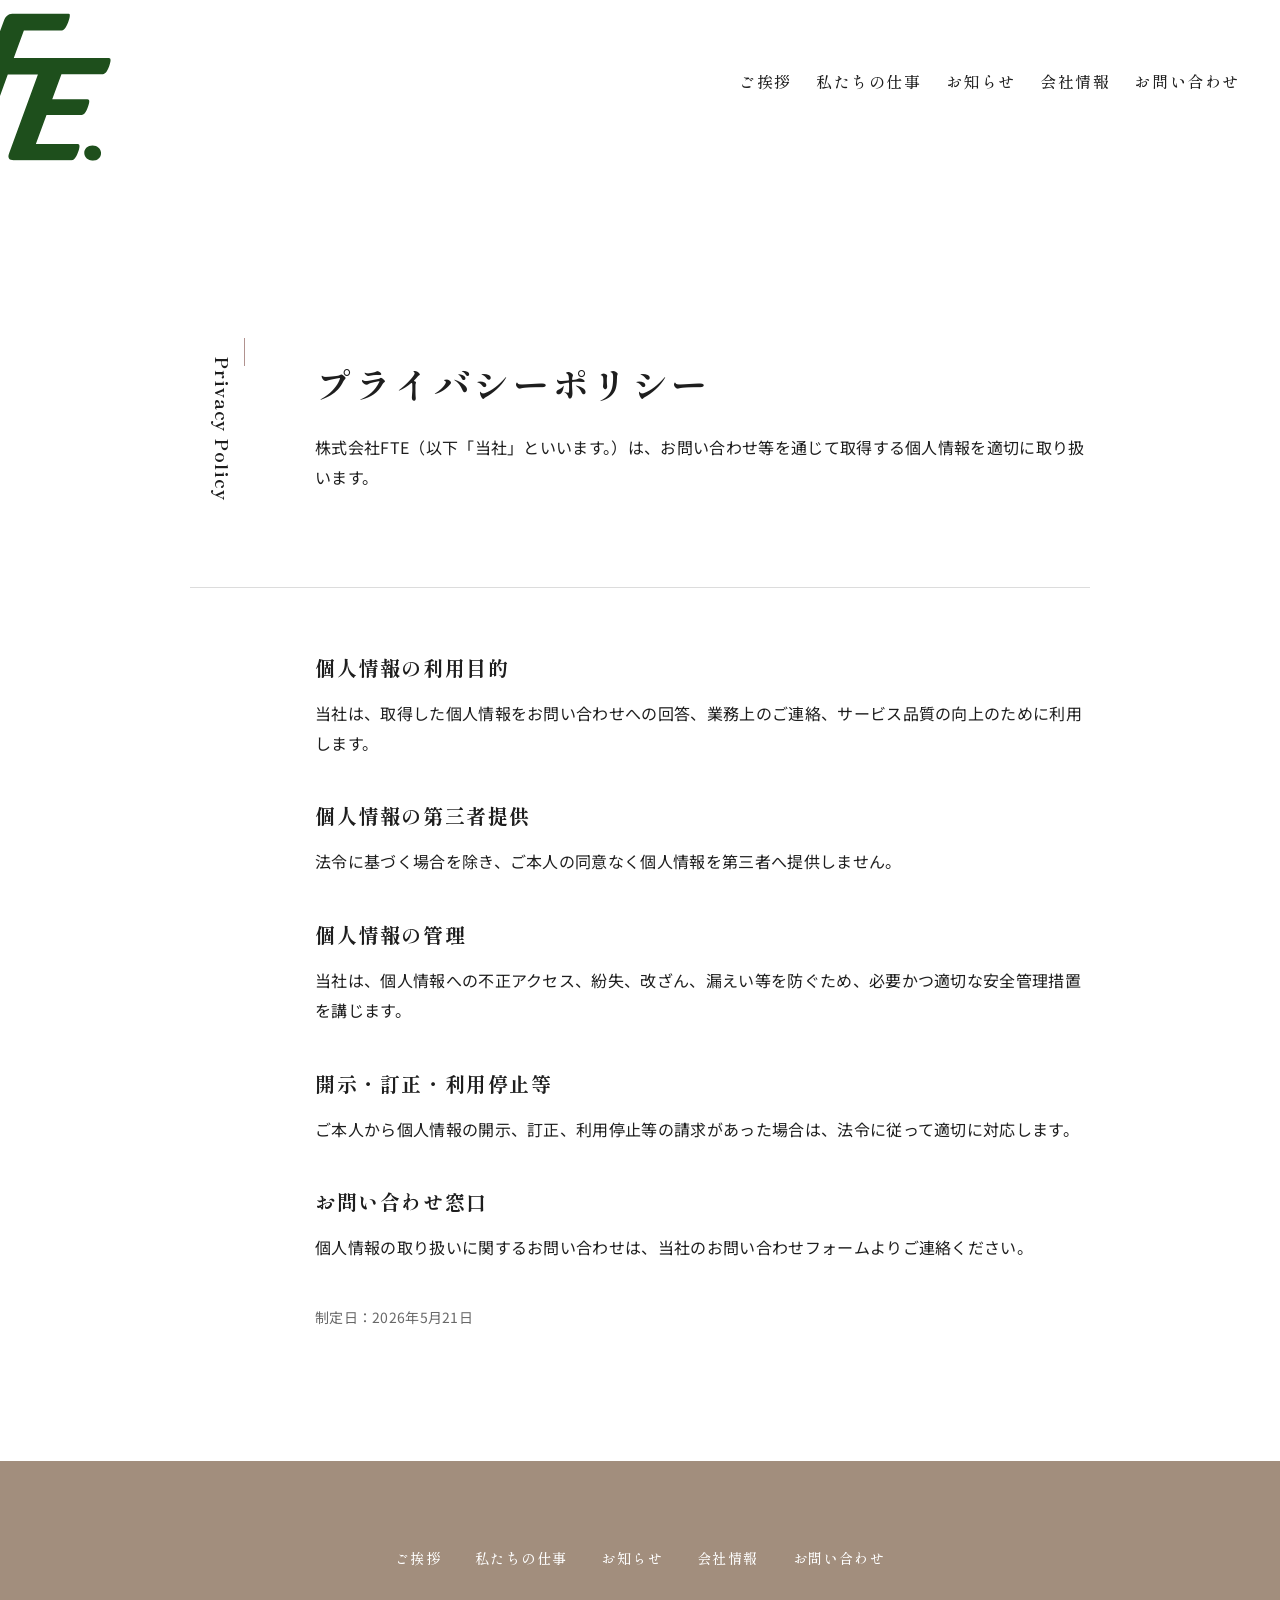
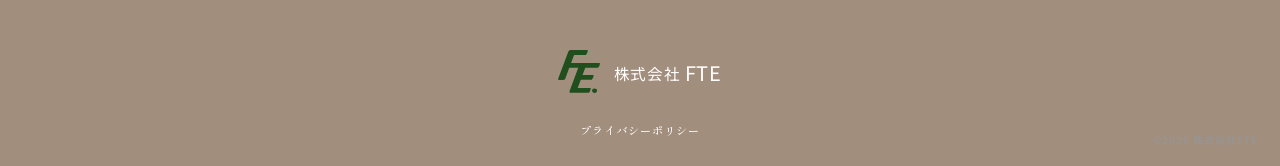
<file: privacy.html>
<!DOCTYPE html>
<html lang="ja">
<head>
  <meta charset="UTF-8" />
  <meta name="viewport" content="width=device-width, initial-scale=1.0" />
  <title>プライバシーポリシー | 株式会社FTE</title>
  <meta name="description" content="株式会社FTEにおける個人情報の取り扱い、利用目的、安全管理、お問い合わせ窓口についてご案内します。" />
  <meta property="og:title" content="プライバシーポリシー | 株式会社FTE" />
  <meta property="og:description" content="株式会社FTEにおける個人情報の取り扱いについてご案内します。" />
  <meta property="og:type" content="website" />
  <meta property="og:site_name" content="株式会社FTE" />
  <link rel="icon" href="assets/favicon.svg" type="image/svg+xml" />
  <link rel="preconnect" href="https://fonts.googleapis.com" />
  <link rel="preconnect" href="https://fonts.gstatic.com" crossorigin />
  <link href="https://fonts.googleapis.com/css2?family=Noto+Sans+JP:wght@400;500;700;900&amp;family=Rubik:wght@400;500;600;700&amp;family=Shippori+Mincho+B1:wght@400;500;600;700&amp;family=Zen+Kaku+Gothic+New:wght@400;500;700;900&amp;display=swap" rel="stylesheet" />
  <link rel="stylesheet" href="assets/styles.css" />
</head>
<body>
  <header class="site-header page-header" id="top">
    <div class="header-inner">
      <a class="brand" href="index.html#top" aria-label="株式会社FTE">
        <span class="brand-mark" aria-hidden="true">
          <img src="assets/FTE_logo.svg" alt="" />
        </span>
      </a>
      <nav class="global-nav" aria-label="グローバルナビゲーション">
        <a href="index.html#message">ご挨拶</a>
        <a href="works.html#works">私たちの仕事</a>
        <a href="index.html#info">お知らせ</a>
        <a href="index.html#company">会社情報</a>
        <a href="index.html#contact">お問い合わせ</a>
      </nav>
      <button class="menu-toggle" id="menuButton" type="button" aria-label="メニューを開く" aria-controls="mobileMenu" aria-expanded="false">
        <span></span>
        <span></span>
        <span></span>
      </button>
    </div>
  </header>

  <div class="mobile-menu" id="mobileMenu" aria-hidden="true">
    <nav aria-label="モバイルナビゲーション">
      <a href="index.html#message">ご挨拶</a>
      <a href="works.html#works">私たちの仕事</a>
      <a href="index.html#info">お知らせ</a>
      <a href="index.html#company">会社情報</a>
      <a href="index.html#contact">お問い合わせ</a>
    </nav>
  </div>

  <main class="privacy-page" id="privacy">
    <section class="privacy-hero">
      <p class="section-label">Privacy Policy</p>
      <div>
        <h1>プライバシーポリシー</h1>
        <p>株式会社FTE（以下「当社」といいます。）は、お問い合わせ等を通じて取得する個人情報を適切に取り扱います。</p>
      </div>
    </section>

    <section class="privacy-content" aria-label="プライバシーポリシー本文">
      <h2>個人情報の利用目的</h2>
      <p>当社は、取得した個人情報をお問い合わせへの回答、業務上のご連絡、サービス品質の向上のために利用します。</p>

      <h2>個人情報の第三者提供</h2>
      <p>法令に基づく場合を除き、ご本人の同意なく個人情報を第三者へ提供しません。</p>

      <h2>個人情報の管理</h2>
      <p>当社は、個人情報への不正アクセス、紛失、改ざん、漏えい等を防ぐため、必要かつ適切な安全管理措置を講じます。</p>

      <h2>開示・訂正・利用停止等</h2>
      <p>ご本人から個人情報の開示、訂正、利用停止等の請求があった場合は、法令に従って適切に対応します。</p>

      <h2>お問い合わせ窓口</h2>
      <p>個人情報の取り扱いに関するお問い合わせは、当社のお問い合わせフォームよりご連絡ください。</p>

      <p class="privacy-updated">制定日：2026年5月21日</p>
    </section>
  </main>

  <footer class="site-footer">
    <nav class="footer-nav" aria-label="フッターナビゲーション">
      <a href="index.html#message">ご挨拶</a>
      <a href="works.html#works">私たちの仕事</a>
      <a href="index.html#info">お知らせ</a>
      <a href="index.html#company">会社情報</a>
      <a href="index.html#contact">お問い合わせ</a>
    </nav>
    <a class="footer-brand" href="index.html#top" aria-label="トップへ戻る">
      <span class="footer-brand-mark" aria-hidden="true">
        <img src="assets/FTE_logo.svg" alt="" />
      </span>
      <span class="footer-brand-text">
        <strong class="brand-name"><span class="brand-name-ja">株式会社</span><span class="brand-name-en">FTE</span></strong>
      </span>
    </a>
    <a class="privacy-link" href="privacy.html#privacy">プライバシーポリシー</a>
    <small>©2026 株式会社FTE</small>
  </footer>

  <script src="assets/script.js"></script>
</body>
</html>
</file>
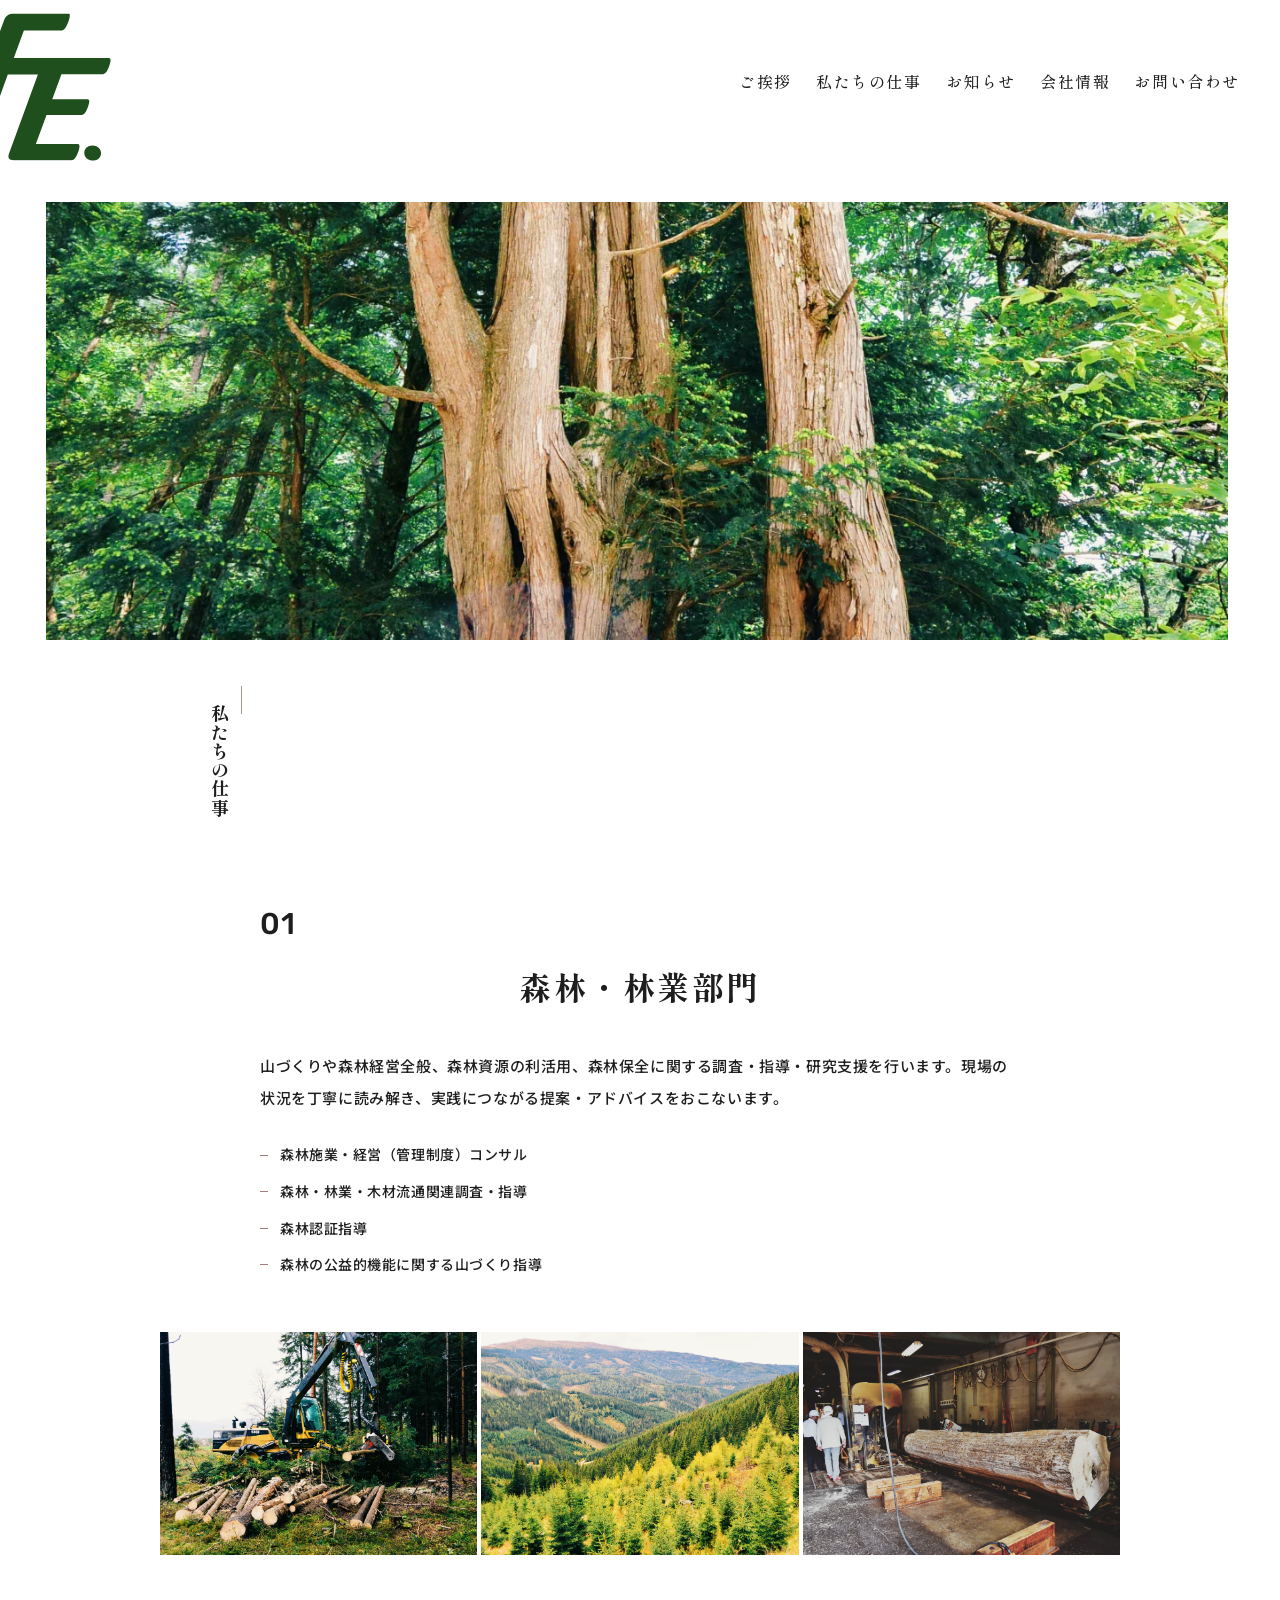
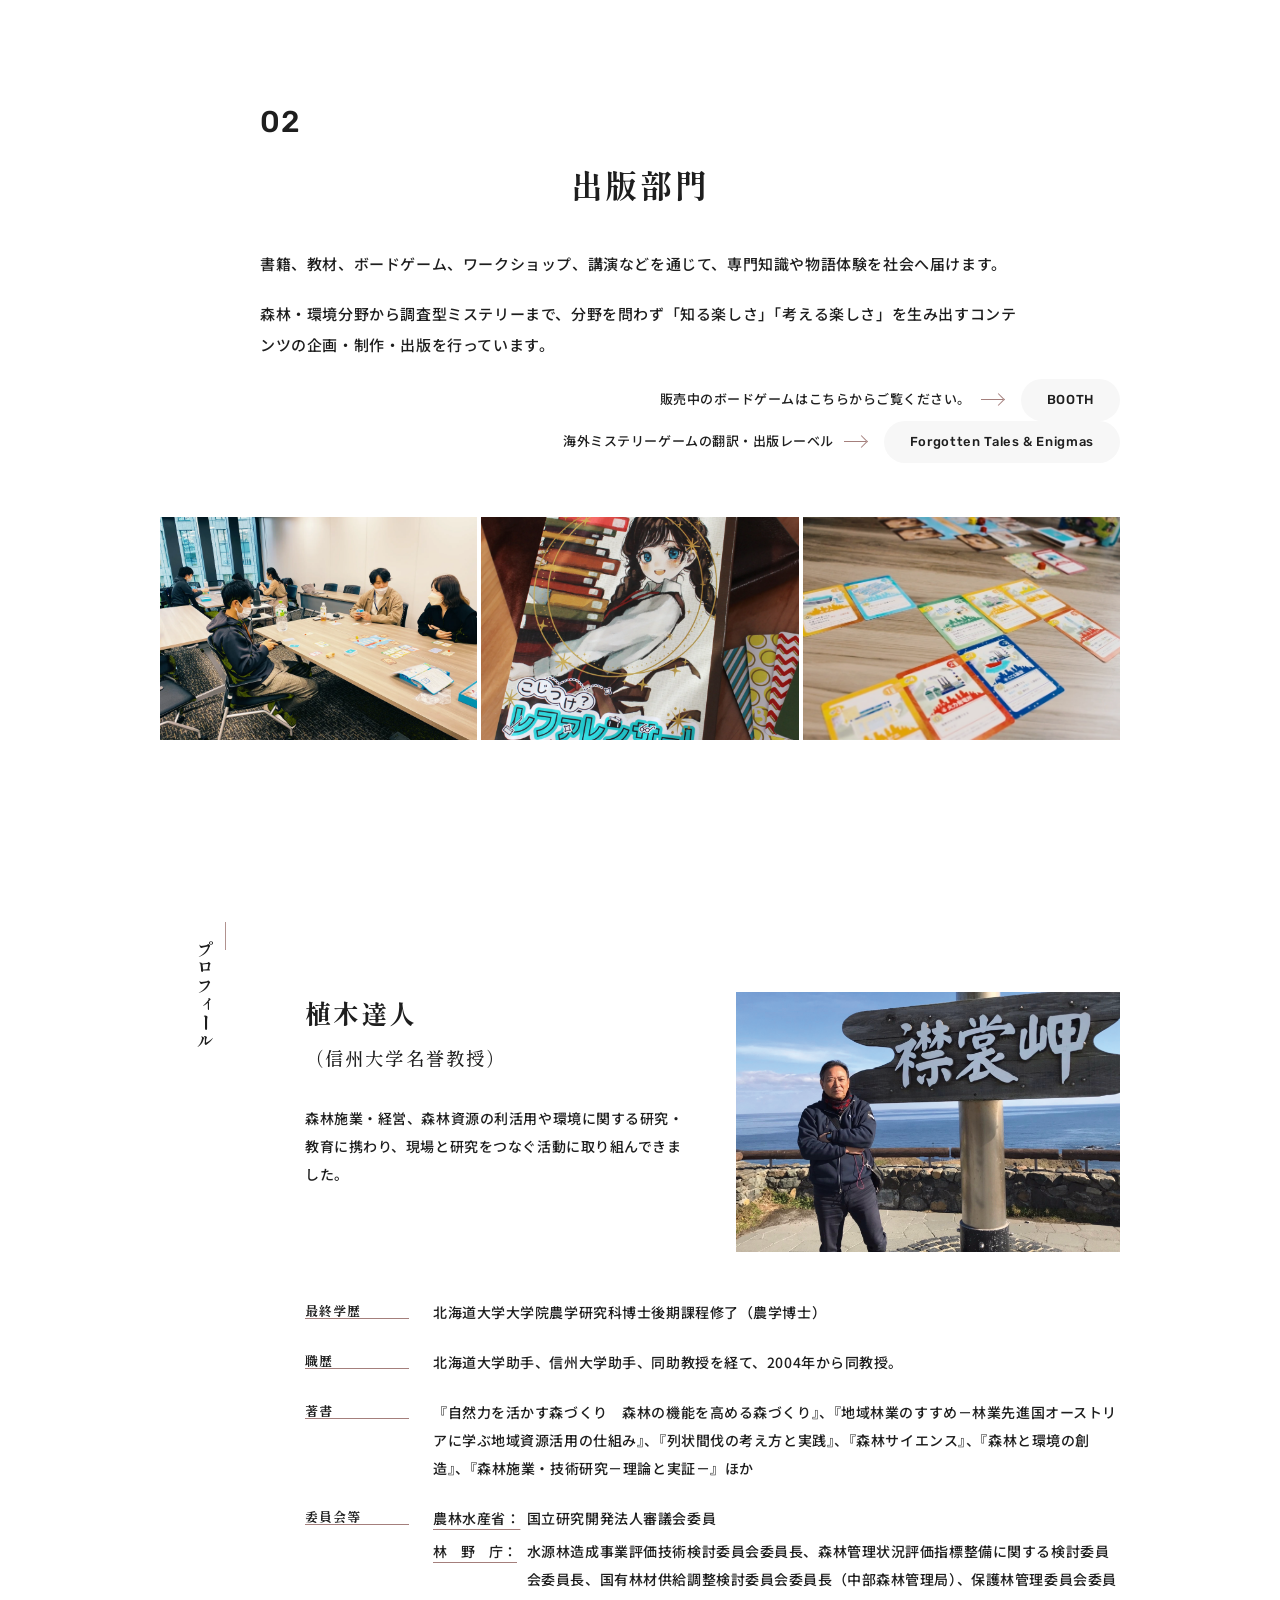
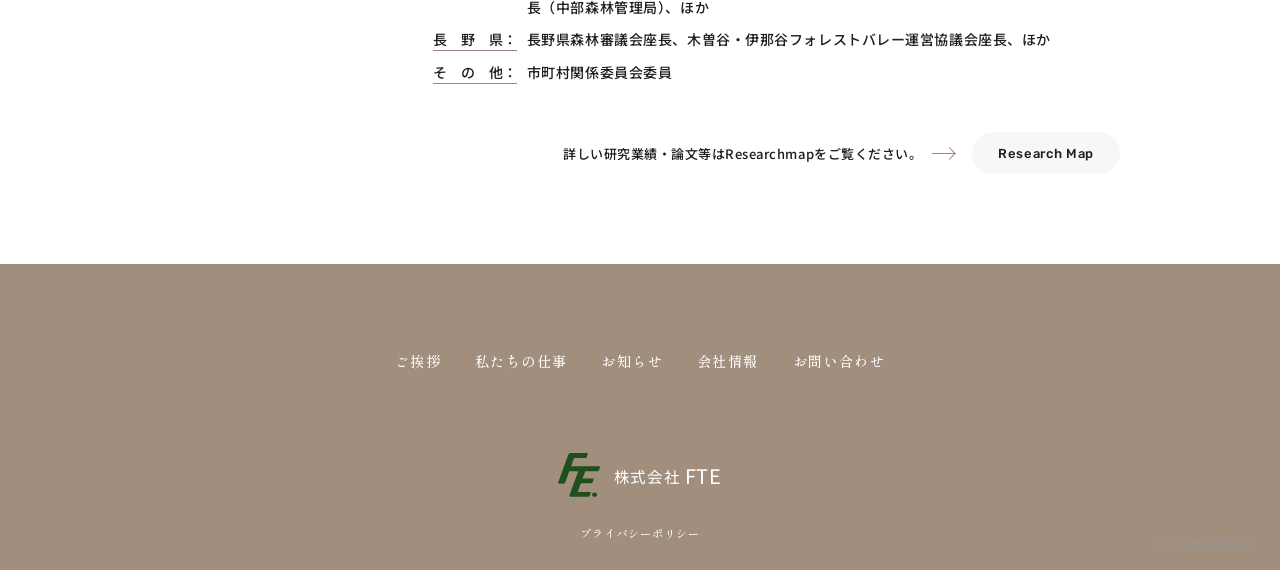
<file: works.html>
﻿<!DOCTYPE html>
<html lang="ja">
<head>
  <meta charset="UTF-8" />
  <meta name="viewport" content="width=device-width, initial-scale=1.0" />
  <title>私たちの仕事 | 株式会社FTE</title>
  <meta name="description" content="株式会社FTEの研究・調査・教育・出版・商品開発など、森林・木材・環境分野に関する事業内容をご紹介します。" />
  <meta property="og:title" content="私たちの仕事 | 株式会社FTE" />
  <meta property="og:description" content="森林・木材・環境分野に関する株式会社FTEの事業内容をご紹介します。" />
  <meta property="og:type" content="website" />
  <meta property="og:site_name" content="株式会社FTE" />
  <link rel="icon" href="assets/favicon.svg" type="image/svg+xml" />
  <link rel="preconnect" href="https://fonts.googleapis.com" />
  <link rel="preconnect" href="https://fonts.gstatic.com" crossorigin />
  <link href="https://fonts.googleapis.com/css2?family=Noto+Sans+JP:wght@400;500;700;900&amp;family=Rubik:wght@400;500;600;700&amp;family=Shippori+Mincho+B1:wght@400;500;600;700&amp;family=Zen+Kaku+Gothic+New:wght@400;500;700;900&amp;display=swap" rel="stylesheet" />
  <link rel="stylesheet" href="assets/styles.css?v=20260608-forest-service" />
</head>
<body>
  <header class="site-header page-header works-header" id="top">
    <div class="header-inner">
      <a class="brand" href="index.html#top" aria-label="株式会社FTE">
        <span class="brand-mark" aria-hidden="true">
          <img src="assets/FTE_logo.svg" alt="" />
        </span>
      </a>
      <nav class="global-nav" aria-label="グローバルナビゲーション">
        <a href="index.html#message">ご挨拶</a>
        <a href="works.html#works">私たちの仕事</a>
        <a href="index.html#info">お知らせ</a>
        <a href="index.html#company">会社情報</a>
        <a href="index.html#contact">お問い合わせ</a>
      </nav>
      <button class="menu-toggle" id="menuButton" type="button" aria-label="メニューを開く" aria-controls="mobileMenu" aria-expanded="false">
        <span></span>
        <span></span>
        <span></span>
      </button>
    </div>
  </header>

  <div class="mobile-menu" id="mobileMenu" aria-hidden="true">
    <nav aria-label="モバイルナビゲーション">
      <a href="index.html#message">ご挨拶</a>
      <a href="works.html#works">私たちの仕事</a>
      <a href="index.html#info">お知らせ</a>
      <a href="index.html#company">会社情報</a>
      <a href="index.html#contact">お問い合わせ</a>
    </nav>
  </div>

  <main class="works-page" id="works">
    <section class="works-hero" aria-label="私たちの仕事">
      <img src="assets/azumino.webp" alt="湖と山並み" />
      <h1>私たちの仕事</h1>
    </section>

    <section class="works-detail reveal">
      <article class="works-service">
        <p class="work-number">01</p>
        <h2>森林・林業部門</h2>
        <p>
          山づくりや森林経営全般、森林資源の利活用、森林保全に関する調査・指導・研究支援を行います。現場の状況を丁寧に読み解き、実践につながる提案・アドバイスをおこないます。
        </p>
        <ul class="works-service-list">
          <li>森林施業・経営（管理制度）コンサル</li>
          <li>森林・林業・木材流通関連調査・指導</li>
          <li>森林認証指導</li>
          <li>森林の公益的機能に関する山づくり指導</li>
        </ul>
        <div class="works-gallery">
          <img src="assets/austria2.webp" alt="林業機械と丸太" loading="lazy" />
          <img src="assets/austria.webp" alt="森林資源の広がる山地" loading="lazy" />
          <img class="image-focus-top" src="assets/daikaizai.webp" alt="製材された木材" loading="lazy" />
        </div>
      </article>

      <article class="works-service">
        <p class="work-number">02</p>
        <h2>出版部門</h2>
        <p>
          書籍、教材、ボードゲーム、ワークショップ、講演などを通じて、専門知識や物語体験を社会へ届けます。
        </p>
        <p>
          森林・環境分野から調査型ミステリーまで、分野を問わず「知る楽しさ」「考える楽しさ」を生み出すコンテンツの企画・制作・出版を行っています。
        </p>
        <div class="profile-actions works-service-actions">
          <p class="profile-research-note">販売中のボードゲームはこちらからご覧ください。<i aria-hidden="true"></i></p>
          <a class="profile-map-link" href="https://paddlea.booth.pm/" target="_blank" rel="noopener noreferrer">BOOTH</a>
        </div>
        <div class="profile-actions works-service-actions">
          <p class="profile-research-note">海外ミステリーゲームの翻訳・出版レーベル<i aria-hidden="true"></i></p>
          <a class="profile-map-link" href="forgotten.html">Forgotten Tales &amp; Enigmas</a>
        </div>
        <div class="works-gallery">
          <img src="assets/mitiada3.webp" alt="みちあそびのプレイ風景" loading="lazy" />
          <img src="assets/kojirefa2.webp" alt="ボードゲームのカード" loading="lazy" />
          <img src="assets/mitiada1.webp" alt="ボードゲームのプレイ風景" loading="lazy" />
        </div>
      </article>
    </section>

    <section class="works-profile reveal" aria-label="プロフィール">
      <p class="works-profile-label">プロフィール</p>
      <div class="works-profile-body">
        <div class="works-profile-copy">
          <h2>植木達人<br /><span class="profile-title-note">（信州大学名誉教授）</span></h2>
          <p>
            森林施業・経営、森林資源の利活用や環境に関する研究・教育に携わり、現場と研究をつなぐ活動に取り組んできました。
          </p>
        </div>
        <img class="works-profile-photo" src="assets/port4.png" alt="植木達人プロフィール写真" loading="lazy" />
        <dl class="profile-list">
          <div>
            <dt>最終学歴</dt>
            <dd>北海道大学大学院農学研究科博士後期課程修了（農学博士）</dd>
          </div>
          <div>
            <dt>職歴</dt>
            <dd>北海道大学助手、信州大学助手、同助教授を経て、2004年から同教授。</dd>
          </div>
          <div>
            <dt>著書</dt>
            <dd>『自然力を活かす森づくり　森林の機能を高める森づくり』、『地域林業のすすめ－林業先進国オーストリアに学ぶ地域資源活用の仕組み』、『列状間伐の考え方と実践』、『森林サイエンス』、『森林と環境の創造』、『森林施業・技術研究－理論と実証－』ほか</dd>
          </div>
          <div>
            <dt>委員会等</dt>
            <dd>
              <span class="profile-committee-row"><span class="profile-committee-label">農林水産省：</span><span>国立研究開発法人審議会委員</span></span>
              <span class="profile-committee-row"><span class="profile-committee-label profile-committee-label-short"><span>林野庁</span>：</span><span>水源林造成事業評価技術検討委員会委員長、森林管理状況評価指標整備に関する検討委員会委員長、国有林材供給調整検討委員会委員長（中部森林管理局）、保護林管理委員会委員長（中部森林管理局）、ほか</span></span>
              <span class="profile-committee-row"><span class="profile-committee-label profile-committee-label-short"><span>長野県</span>：</span><span>長野県森林審議会座長、木曽谷・伊那谷フォレストバレー運営協議会座長、ほか</span></span>
              <span class="profile-committee-row"><span class="profile-committee-label profile-committee-label-short"><span>その他</span>：</span><span>市町村関係委員会委員</span></span>
            </dd>
          </div>
        </dl>
        <div class="profile-actions">
          <p class="profile-research-note">詳しい研究業績・論文等はResearchmapをご覧ください。<i aria-hidden="true"></i></p>
          <a class="profile-map-link" href="https://researchmap.jp/read0054085" target="_blank" rel="noopener noreferrer">Research Map</a>
        </div>
      </div>
    </section>
  </main>

  <footer class="site-footer">
    <nav class="footer-nav" aria-label="フッターナビゲーション">
      <a href="index.html#message">ご挨拶</a>
      <a href="works.html#works">私たちの仕事</a>
      <a href="index.html#info">お知らせ</a>
      <a href="index.html#company">会社情報</a>
      <a href="index.html#contact">お問い合わせ</a>
    </nav>
    <a class="footer-brand" href="index.html#top" aria-label="トップへ戻る">
      <span class="footer-brand-mark" aria-hidden="true">
        <img src="assets/FTE_logo.svg" alt="" />
      </span>
      <span class="footer-brand-text">
        <strong class="brand-name"><span class="brand-name-ja">株式会社</span><span class="brand-name-en">FTE</span></strong>
      </span>
    </a>
    <a class="privacy-link" href="privacy.html#privacy">プライバシーポリシー</a>
    <small>©2026 株式会社FTE</small>
  </footer>

  <script src="assets/script.js"></script>
</body>
</html>
</file>
<file: assets/styles.css>
:root {
  --ink: rgb(30, 30, 30);
  --muted: #686868;
  --line: rgb(220, 220, 220);
  --green: #1e4f1c;
  --paper: #ffffff;
  --soft: rgb(247, 247, 247);
  --footer: #a28e7d;
  --sand: #a28e7d;
  --accent: #a47f7c;
  --latin: "Rubik", ui-sans-serif, system-ui, sans-serif;
  --body: "Zen Kaku Gothic New", "Noto Sans JP", "Hiragino Kaku Gothic ProN", "Yu Gothic", Meiryo, sans-serif;
  --side: "Shippori Mincho B1", "Yu Mincho", "Hiragino Mincho ProN", serif;
  --heading: var(--side);
  --jp: var(--body);
}

* {
  box-sizing: border-box;
}

html {
  scroll-behavior: smooth;
}

body {
  margin: 0;
  background: var(--paper);
  color: var(--ink);
  font-family: var(--jp);
  font-size: 16px;
  line-height: 1.8;
  text-rendering: optimizeLegibility;
  -webkit-font-smoothing: antialiased;
}

body.menu-open {
  overflow: hidden;
}

a {
  color: inherit;
  text-decoration: none;
}

img {
  display: block;
  max-width: 100%;
}

button,
input,
textarea {
  font: inherit;
}

::selection {
  background: rgba(30, 79, 28, 0.16);
}

.site-header {
  position: absolute;
  top: 0;
  left: 0;
  z-index: 20;
  width: 100%;
  background: transparent;
}

body.menu-open .site-header {
  z-index: 70;
}

.header-inner {
  display: flex;
  align-items: center;
  justify-content: space-between;
  width: min(1240px, calc(100% - 80px));
  min-height: 79px;
  margin: 0 auto;
  padding: 22px 0 18px;
}

.brand {
  display: inline-flex;
  align-items: center;
  gap: 24px;
  min-width: 0;
  line-height: 1;
}

.brand-mark {
  display: inline-flex;
  flex: 0 0 auto;
  width: 114px;
  height: 144px;
}

.brand-mark img {
  display: block;
  width: 100%;
  height: 100%;
  object-fit: contain;
}

.brand-text {
  display: grid;
  gap: 4px;
  color: #050505;
  font-family: var(--latin);
  line-height: 1.15;
  white-space: nowrap;
}

.brand-name {
  display: inline-flex;
  align-items: baseline;
  font-family: var(--heading);
  font-size: 26px;
  font-weight: 700;
  letter-spacing: 0.15em;
}

.visually-hidden {
  position: absolute;
  width: 1px;
  height: 1px;
  margin: -1px;
  padding: 0;
  overflow: hidden;
  clip: rect(0, 0, 0, 0);
  white-space: nowrap;
  border: 0;
}

.brand-name-en {
  display: inline-block;
  margin-left: 0.22em;
  letter-spacing: 0.04em;
  transform: translateY(0.03em);
}

h1,
h2,
h3,
.brand-name,
.section-label,
.global-nav a,
.mobile-menu a,
.footer-nav a,
.privacy-link,
.works-profile-label,
.company-detail dt,
.profile-list dt,
.profile-notes dt {
  font-family: var(--heading);
}

.global-nav {
  display: flex;
  align-items: center;
  gap: 24px;
}

.global-nav a,
.footer-nav a {
  font-size: 16px;
  font-weight: 500;
  letter-spacing: 0.1em;
  line-height: 1.4;
  transition: opacity 0.25s ease;
}

.global-nav a:hover,
.footer-nav a:hover,
.privacy-link:hover {
  opacity: 0.62;
}

.menu-toggle {
  display: flex;
  position: fixed;
  top: 18px;
  right: 14px;
  z-index: 60;
  flex-direction: column;
  align-items: flex-end;
  justify-content: center;
  gap: 8px;
  width: 42px;
  height: 42px;
  padding: 10px 7px;
  border: 0;
  border-radius: 999px;
  background: rgba(255, 255, 255, 0.82);
  cursor: pointer;
  transition: background-color 0.25s ease, transform 0.25s ease;
}

body.menu-open .menu-toggle {
  background: rgba(255, 255, 255, 0.96);
}

.menu-toggle span {
  position: relative;
  display: block;
  height: 2px;
  margin: 0 auto;
  border-radius: 999px;
  background: #000000;
  backface-visibility: hidden;
  transform-origin: center;
  will-change: transform;
  transition: transform 0.25s ease, opacity 0.2s ease;
}

.menu-toggle span:nth-child(1) {
  width: 24px;
}

.menu-toggle span:nth-child(2) {
  width: 24px;
}

.menu-toggle span:nth-child(3) {
  display: none;
}

.menu-toggle:hover {
  background: rgba(164, 127, 124, 0.12);
  transform: translateY(-1px);
}

body.menu-open .menu-toggle span:nth-child(1) {
  width: 24px;
  transform: translate3d(0, 5px, 0) rotate(45deg);
}

body.menu-open .menu-toggle span:nth-child(2) {
  width: 24px;
  opacity: 1;
  transform: translate3d(0, -5px, 0) rotate(-45deg);
}

.mobile-menu {
  position: fixed;
  inset: 0;
  z-index: 35;
  display: flex;
  flex-direction: column;
  justify-content: center;
  padding: 80px 32px;
  background: rgba(255, 255, 255, 0.96);
  opacity: 0;
  pointer-events: none;
  transform: translateY(-12px);
  transition: opacity 0.28s ease, transform 0.28s ease;
}

.mobile-menu.is-open {
  opacity: 1;
  pointer-events: auto;
  transform: translateY(0);
}

.mobile-menu nav {
  display: grid;
  gap: 24px;
}

.mobile-menu a {
  font-size: 24px;
  font-weight: 700;
  letter-spacing: 0.12em;
}

.side-copy {
  position: fixed;
  z-index: 12;
  margin: 0;
  color: #000000;
  font-family: var(--side);
  font-size: 13px;
  font-weight: 600;
  letter-spacing: 0.15em;
  line-height: 1.9;
  opacity: var(--side-copy-opacity, 0.84);
  transition: opacity 0.55s ease, transform 0.55s ease;
  white-space: nowrap;
  writing-mode: vertical-rl;
}

.side-copy-left {
  display: none;
  top: 130px;
}

.side-copy-right {
  display: none;
  top: 130px;
}

.side-copy-mobile {
  top: 50%;
  right: 17px;
  transform: translateY(-50%);
}

@media (min-width: 961px) {
  .menu-toggle {
    display: none;
  }

  .brand {
    position: relative;
    z-index: 20;
    transform-origin: top left;
    transform: translate(-70px, -24px) scale(1.1);
  }

  .brand-mark {
    width: 128px;
    height: 162px;
  }

  .global-nav {
    align-self: flex-start;
    margin-top: 48px;
    margin-bottom: 0;
  }

  .hero-image {
    width: calc(100% - 18px);
    margin: 0 6px;
  }

  .side-copy-mobile {
    top: 130px;
    right: 6px;
    transform: none;
  }
}

.hero {
  width: 100%;
  height: 100vh;
  min-height: 620px;
  padding: 130px 40px 20px;
}

.hero-image {
  position: relative;
  height: 100%;
  overflow: hidden;
  border-radius: 2px;
  background: #dddddd;
}

.hero-image img {
  width: 100%;
  height: 100%;
  object-fit: cover;
}

.hero-caption {
  position: absolute;
  right: 10px;
  bottom: 8px;
  margin: 0;
  color: rgba(255, 255, 255, 0.58);
  font-family: var(--latin);
  font-size: 10px;
  font-style: italic;
  font-weight: 400;
  letter-spacing: 0.04em;
  line-height: 1.3;
  pointer-events: none;
}

.hero-title {
  position: absolute;
  left: 48px;
  bottom: 35px;
  width: min(100% - 48px, 1000px);
  color: var(--paper);
  text-align: left;
}

.hero-title h1 {
  margin: 0;
  color: var(--paper);
  font-family: var(--latin);
  font-size: 82px;
  font-weight: 700;
  letter-spacing: 0.03em;
  line-height: 1;
}

.hero-title p {
  margin: 16px 0 0;
  color: var(--paper);
  font-family: var(--latin);
  font-size: 28px;
  font-style: italic;
  font-weight: 400;
  letter-spacing: 0.03em;
  line-height: 1.4;
}

.section {
  padding: 130px 80px 170px;
  background: var(--paper);
}

.section-inner {
  display: grid;
  grid-template-columns: 45px minmax(0, 1fr);
  gap: 80px;
  width: min(900px, 100%);
  margin: 0 auto;
}

.section-label {
  position: relative;
  width: 45px;
  margin: 0;
  color: var(--ink);
  font-size: 18px;
  font-weight: 700;
  letter-spacing: 0.05em;
  line-height: 1.4;
  writing-mode: vertical-rl;
}

.section-label::after {
  content: "";
  position: absolute;
  top: -18px;
  right: -10px;
  width: 1px;
  height: 28px;
  background: var(--accent);
  opacity: 0.85;
}

.section-body {
  min-width: 0;
  padding-top: 40px;
}

.section-body h2,
.contact-panel h2 {
  margin: 0 0 40px;
  color: var(--ink);
  font-size: 32px;
  font-weight: 700;
  letter-spacing: 0.1em;
  line-height: 1.6;
}

.heading-dot {
  color: #a28e7d;
  opacity: 0.8;
}

.section-body p {
  margin: 0 0 24px;
  color: var(--ink);
  font-size: 16px;
  font-weight: 400;
  letter-spacing: 0.02em;
  line-height: 1.9;
}

.work-item p:not(.work-number),
.media-body p,
.empty-news {
  font-size: 15px;
  font-weight: 500;
  letter-spacing: 0.04em;
  line-height: 2.1;
}

.message-body p:last-of-type {
  margin-bottom: 50px;
}

.message-photo {
  width: 100%;
  border-radius: 2px;
}

.message-photo-figure {
  margin: 0;
}

.message-photo-figure figcaption,
.wide-photo figcaption {
  display: flex;
  align-items: center;
  gap: 12px;
  margin-top: 14px;
  color: rgba(39, 54, 42, 0.68);
  font-family: var(--heading);
  font-size: 12px;
  font-weight: 500;
  letter-spacing: 0.08em;
  line-height: 1.7;
}

.message-photo-figure figcaption::before,
.wide-photo figcaption::before {
  content: "";
  display: block;
  width: 34px;
  height: 1px;
  background: var(--accent);
}

.wide-photo {
  width: 100%;
  margin: 0;
  padding-right: 64px;
}

.wide-photo img {
  width: 100%;
  height: 416px;
  object-fit: cover;
  border-radius: 0 8px 8px 0;
}

.work-item {
  width: 100%;
  margin-bottom: 70px;
}

.work-item:last-of-type {
  margin-bottom: 38px;
}

section#works {
  padding-bottom: 84px;
}

.work-number {
  margin: 0;
  color: var(--line);
  font-family: var(--latin);
  font-size: 28px;
  font-weight: 500;
  line-height: 1.4;
}

.work-item h2 {
  margin: 0 0 16px;
  font-size: 28px;
}

.work-item p:not(.work-number) {
  margin-bottom: 26px;
}

.image-row {
  display: grid;
  grid-template-columns: repeat(3, minmax(0, 1fr));
  gap: 4px;
  width: 100%;
}

.image-row img {
  width: 100%;
  height: 160px;
  object-fit: cover;
  border-radius: 2px;
}

.image-focus-top {
  object-position: center 28%;
}

.image-book-cover {
  object-position: center 48%;
}

.text-link {
  position: relative;
  display: inline-flex;
  align-items: center;
  gap: 10px;
  min-height: 42px;
  padding: 12px 16px 12px 18px;
  border-radius: 128px;
  color: var(--accent);
  transition: opacity 0.25s ease;
}

.text-link span {
  font-family: var(--heading);
  font-size: 14px;
  font-weight: 700;
  letter-spacing: 0.1em;
  line-height: 1;
}

.text-link i {
  position: relative;
  display: block;
  width: 22px;
  height: 1px;
  background: var(--accent);
  transform: translateX(8px);
  transition: transform 0.25s ease;
}

.text-link i::after,
.small-link i::after {
  content: "";
  position: absolute;
  top: -4px;
  right: 0;
  width: 8px;
  height: 8px;
  border-top: 1px solid currentColor;
  border-right: 1px solid currentColor;
  transform: rotate(45deg);
}

.text-link:hover {
  opacity: 0.72;
}

.text-link:hover i {
  transform: translateX(14px);
}

.section-info {
  padding-bottom: 300px;
  background: var(--paper);
}

.empty-news {
  margin: 20px 0;
  font-weight: 900;
  letter-spacing: 0.15em;
}

.small-link {
  display: inline-flex;
  align-items: center;
  gap: 10px;
  margin-top: 30px;
  padding: 10px;
  color: var(--accent);
  font-family: var(--heading);
  font-size: 14px;
  font-weight: 700;
  letter-spacing: 0.1em;
  line-height: 1;
  transition: opacity 0.25s ease;
}

.small-link i {
  position: relative;
  display: block;
  width: 22px;
  height: 1px;
  background: var(--accent);
  transform: translateX(8px);
  transition: transform 0.25s ease;
}

.small-link:hover {
  opacity: 0.72;
}

.small-link:hover i {
  transform: translateX(14px);
}

.wood-photo {
  width: 100%;
  margin: -190px 0 0;
  padding: 0 40px;
}

.wood-photo img {
  width: 100%;
  height: 430px;
  object-fit: cover;
  border-radius: 2px;
}

.company-body {
  max-width: 620px;
}

.company-detail dl {
  display: grid;
  gap: 22px;
  margin: 0;
}

.company-detail dl div {
  display: grid;
  grid-template-columns: 104px minmax(0, 1fr);
  gap: 24px;
  align-items: start;
}

.company-detail dt,
.company-detail dd {
  margin: 0;
  color: var(--ink);
}

.company-detail dt {
  position: relative;
  font-size: 13px;
  font-weight: 700;
  letter-spacing: 0.08em;
  line-height: 2;
}

.company-detail dt::after {
  content: "";
  position: absolute;
  right: 0;
  bottom: 5px;
  left: 0;
  height: 1px;
  background: var(--accent);
}

.company-detail dd {
  font-size: 14px;
  font-weight: 500;
  letter-spacing: 0.04em;
  line-height: 2;
}

.section-media {
  padding-top: 92px;
  padding-bottom: 140px;
  background: var(--soft);
}

.media-body {
  max-width: 880px;
}

.media-body p {
  width: min(840px, 100%);
  margin-bottom: 36px;
}

.media-feature {
  width: min(840px, 100%);
  margin: 0;
}

.media-video {
  position: relative;
  display: block;
  width: min(840px, 100%);
  aspect-ratio: 16 / 9;
  padding: 10px;
  border: 1px solid rgba(87, 81, 76, 0.12);
  border-radius: 10px;
  appearance: none;
  background: rgba(247, 247, 247, 0.72);
  cursor: pointer;
  overflow: hidden;
}

.media-video img,
.media-video iframe {
  display: block;
  width: 100%;
  height: 100%;
  object-fit: cover;
  border: 0;
  border-radius: 6px;
}

.media-video::after {
  content: "";
  position: absolute;
  inset: 10px;
  border-radius: 6px;
  background: rgba(0, 0, 0, 0.08);
  transition: background 0.25s ease;
}

.media-video:hover::after {
  background: rgba(0, 0, 0, 0.02);
}

.media-video.is-playing {
  cursor: default;
}

.media-video.is-playing::after {
  content: none;
}

.media-play {
  position: absolute;
  top: 50%;
  left: 50%;
  z-index: 2;
  width: 70px;
  height: 70px;
  border-radius: 50%;
  background: rgba(255, 255, 255, 0.9);
  box-shadow: 0 14px 32px rgba(38, 34, 30, 0.18);
  transform: translate(-50%, -50%);
}

.media-play::before {
  content: "";
  position: absolute;
  top: 50%;
  left: 52%;
  width: 0;
  height: 0;
  border-top: 13px solid transparent;
  border-bottom: 13px solid transparent;
  border-left: 19px solid var(--accent);
  transform: translate(-50%, -50%);
}

.media-source {
  width: min(840px, 100%);
  margin-top: 16px;
  color: rgba(38, 34, 30, 0.72);
  font-size: 12px;
  letter-spacing: 0.08em;
  line-height: 1.8;
  text-align: right;
}

.media-source a {
  color: inherit;
  text-decoration: underline;
  text-underline-offset: 4px;
  transition: opacity 0.25s ease;
}

.media-source a:hover {
  opacity: 0.68;
}

.contact-wrap {
  padding: 40px;
  background: var(--paper);
}

.contact-panel {
  display: flex;
  flex-direction: column;
  align-items: center;
  width: 100%;
  padding: 130px 40px 150px;
  border-radius: 12px;
  background: var(--soft);
}

.contact-panel h2 {
  margin-bottom: 12px;
  text-align: center;
}

.contact-panel > p {
  width: min(460px, 100%);
  margin: 0 0 44px;
  color: var(--ink);
  font-family: var(--heading);
  font-size: 14px;
  letter-spacing: 0.1em;
  line-height: 1.9;
  text-align: center;
}

.contact-form {
  display: grid;
  width: min(600px, 100%);
}

.contact-form label {
  display: grid;
  gap: 10px;
  margin-bottom: 40px;
}

.contact-form label > span {
  display: flex;
  align-items: center;
  gap: 6px;
  color: var(--ink);
  font-size: 16px;
  font-weight: 700;
  letter-spacing: 0.02em;
  line-height: 1.4;
}

.contact-form em {
  display: inline-flex;
  align-items: center;
  justify-content: center;
  min-width: 38px;
  height: 20px;
  padding: 0 6px;
  border-radius: 2px;
  background: var(--green);
  color: var(--paper);
  font-size: 12px;
  font-style: normal;
  font-weight: 400;
  letter-spacing: 0;
}

.contact-form input:not([type="checkbox"]),
.contact-form textarea {
  width: 100%;
  border: 1px solid transparent;
  border-radius: 4px;
  background: var(--paper);
  color: var(--ink);
  font-size: 16px;
  letter-spacing: 0.02em;
  outline: none;
  transition: border-color 0.2s ease, box-shadow 0.2s ease;
}

.contact-form input:not([type="checkbox"]) {
  height: 50px;
  padding: 10px;
}

.contact-form input[type="email"],
.contact-form input[type="tel"] {
  font-family: var(--latin);
  padding: 10px 16px;
}

.contact-form textarea {
  min-height: 302px;
  padding: 10px;
  resize: vertical;
  line-height: 1.8;
}

.contact-form input:focus,
.contact-form textarea:focus {
  border-color: rgba(30, 79, 28, 0.36);
  box-shadow: 0 0 0 3px rgba(30, 79, 28, 0.1);
}

.privacy-check {
  display: flex !important;
  grid-template-columns: none;
  flex-direction: row;
  align-items: center;
  gap: 7px;
  margin-bottom: 40px;
}

.privacy-check input {
  width: 16px;
  height: 16px;
  margin: 0;
  accent-color: var(--green);
}

.privacy-check span {
  display: inline-flex !important;
  flex-wrap: wrap;
  font-size: 14px !important;
  font-weight: 400 !important;
}

.privacy-check a {
  text-decoration: underline;
  text-underline-offset: 3px;
}

.form-note {
  margin: 0 0 16px;
  color: var(--ink);
  font-size: 12px;
  letter-spacing: 0.1em;
  line-height: 1.78;
  text-align: center;
}

.contact-form button {
  width: 220px;
  height: 60px;
  margin: 0 auto;
  border: 0;
  border-radius: 40px;
  background: var(--green);
  color: var(--paper);
  cursor: pointer;
  font-size: 24px;
  font-weight: 700;
  letter-spacing: 0.1em;
  line-height: 1;
  transition: opacity 0.25s ease, transform 0.25s ease;
}

.contact-form button:hover {
  opacity: 0.86;
  transform: translateY(-1px);
}

.contact-form button:disabled {
  cursor: wait;
  opacity: 0.62;
  transform: none;
}

.form-message {
  min-height: 1.6em;
  margin: 18px 0 0;
  color: var(--green);
  font-size: 13px;
  text-align: center;
}

.site-footer {
  position: relative;
  display: flex;
  flex-direction: column;
  align-items: center;
  min-height: 304px;
  padding: 88px 30px 26px;
  background: var(--footer);
  color: var(--paper);
}

.footer-nav {
  display: flex;
  flex-wrap: wrap;
  justify-content: center;
  gap: 34px;
  width: min(558px, 100%);
  margin-bottom: 76px;
}

.footer-nav a {
  color: var(--paper);
  font-size: 14px;
}

.footer-brand {
  display: inline-flex;
  align-items: center;
  gap: 14px;
  margin-bottom: 22px;
}

.footer-brand-mark {
  display: inline-flex;
  align-items: center;
  justify-content: center;
  width: 42px;
  height: 54px;
}

.footer-brand-mark img {
  display: block;
  width: 100%;
  height: 100%;
  object-fit: contain;
}

.footer-brand-text {
  display: grid;
  gap: 2px;
  color: var(--paper);
  line-height: 1.3;
}

.footer-brand-text strong {
  color: var(--paper);
  font-family: var(--body);
  font-size: 20px;
  font-weight: 400;
  letter-spacing: 0.03em;
}

.footer-brand-text .brand-name {
  font-size: 20px;
}

.footer-brand-text .brand-name-ja {
  font-size: 0.78em;
}

.privacy-link {
  color: var(--paper);
  font-size: 11px;
  font-weight: 500;
  letter-spacing: 0.1em;
}

.site-footer small {
  position: absolute;
  right: 22px;
  bottom: 17px;
  color: rgb(150, 150, 150);
  font-size: 10px;
  font-weight: 500;
  letter-spacing: 0.1em;
}

.page-header {
  position: relative;
  background: var(--paper);
}

.privacy-page {
  padding: 84px 30px 130px;
  background: var(--paper);
}

.privacy-hero,
.privacy-content {
  width: min(900px, 100%);
  margin: 0 auto;
}

.privacy-hero {
  display: grid;
  grid-template-columns: 45px minmax(0, 1fr);
  gap: 80px;
  padding: 70px 0 86px;
  border-bottom: 1px solid var(--line);
}

.privacy-hero h1 {
  margin: 0 0 22px;
  color: var(--ink);
  font-size: 36px;
  font-weight: 700;
  letter-spacing: 0.1em;
  line-height: 1.5;
}

.privacy-hero p:not(.section-label),
.privacy-content p {
  margin: 0;
  color: var(--ink);
  font-size: 16px;
  letter-spacing: 0.02em;
  line-height: 1.9;
}

.privacy-content {
  padding: 64px 0 0 125px;
}

.privacy-content h2 {
  margin: 0 0 14px;
  color: var(--ink);
  font-size: 20px;
  font-weight: 700;
  letter-spacing: 0.08em;
  line-height: 1.6;
}

.privacy-content p {
  margin-bottom: 42px;
}

.privacy-content .privacy-updated {
  margin: 20px 0 0;
  color: var(--muted);
  font-size: 14px;
}

.works-page {
  position: relative;
  z-index: 2;
  padding-top: 0;
  background: var(--paper);
}

.works-header {
  position: absolute;
  z-index: 20;
}

.works-hero {
  width: calc(100% - 98px);
  margin: 0 52px 0 46px;
}

.works-hero img {
  width: 100%;
  height: 640px;
  object-fit: cover;
}

.works-hero h1 {
  position: relative;
  display: block;
  width: 45px;
  margin: 64px 0 0 max(0px, calc((100% - 900px) / 2));
  padding: 0;
  color: var(--ink);
  font-size: 18px;
  font-weight: 700;
  letter-spacing: 0.05em;
  line-height: 1.4;
  writing-mode: vertical-rl;
}

.works-hero h1::after {
  content: "";
  position: absolute;
  top: -18px;
  right: -10px;
  width: 1px;
  height: 28px;
  background: var(--accent);
  opacity: 0.85;
}

.works-detail {
  width: min(960px, calc(100% - 96px));
  margin: 0 auto;
  padding: 76px 0 120px;
}

.works-service {
  margin-bottom: 136px;
  text-align: center;
}

.works-service:last-child {
  margin-bottom: 0;
}

.works-service .work-number {
  margin-bottom: 6px;
  font-size: 30px;
}

.works-service h2 {
  margin: 0 0 40px;
  color: var(--ink);
  font-size: 32px;
  font-weight: 700;
  letter-spacing: 0.08em;
  line-height: 1.5;
}

.works-service p {
  width: min(760px, 100%);
  margin: 0 auto 18px;
  color: var(--ink);
  font-size: 15px;
  font-weight: 500;
  letter-spacing: 0.04em;
  line-height: 2.1;
  text-align: left;
}

.works-service-list {
  display: grid;
  gap: 10px;
  width: min(760px, 100%);
  margin: 28px auto 0;
  padding: 0;
  color: var(--ink);
  font-size: 14px;
  font-weight: 500;
  letter-spacing: 0.04em;
  line-height: 1.9;
  text-align: left;
  list-style: none;
}

.works-service-list li {
  position: relative;
  padding-left: 20px;
}

.works-service-list li::before {
  content: "";
  position: absolute;
  top: 0.95em;
  left: 0;
  width: 8px;
  height: 1px;
  background: var(--accent);
}

.works-gallery {
  display: grid;
  grid-template-columns: repeat(3, minmax(0, 1fr));
  gap: 4px;
  margin-top: 54px;
}

.works-service-actions {
  width: 100%;
  justify-content: flex-end;
  margin: 28px auto 0;
}

.works-service-actions .profile-research-note {
  flex: 0 0 auto;
  width: auto;
  max-width: none;
  margin: 0;
  font-size: 13px;
  line-height: 1.6;
}

.works-gallery img {
  width: 100%;
  aspect-ratio: 1.42 / 1;
  object-fit: cover;
}

.works-profile {
  width: min(960px, calc(100% - 96px));
  margin: 0 auto;
  padding: 80px 0 90px;
}

.works-profile-label {
  position: relative;
  width: 48px;
  margin: 0 0 0 8px;
  padding: 0;
  border: 0;
  color: var(--ink);
  font-size: 17px;
  font-weight: 700;
  letter-spacing: 0.08em;
  line-height: 1.3;
  writing-mode: vertical-rl;
}

.works-profile-label::after {
  content: "";
  position: absolute;
  top: -18px;
  right: -10px;
  width: 1px;
  height: 28px;
  background: var(--accent);
  opacity: 0.85;
}

.works-profile-body {
  display: grid;
  grid-template-columns: minmax(0, 1fr) 384px;
  column-gap: 52px;
  row-gap: 46px;
  align-items: start;
  margin-top: -58px;
  padding-left: 145px;
}

.works-profile-copy h2 {
  margin: 0 0 28px;
  color: var(--ink);
  font-size: 26px;
  font-weight: 700;
  letter-spacing: 0.08em;
  line-height: 1.6;
}

.profile-title-note {
  font-size: 0.72em;
  font-weight: 500;
  letter-spacing: 0.06em;
}

.works-profile-copy p,
.profile-list dd,
.profile-notes dd {
  color: var(--ink);
  font-size: 14px;
  font-weight: 500;
  letter-spacing: 0.04em;
  line-height: 2;
}

.works-profile-copy p {
  margin: 0 0 44px;
}

.works-profile-photo {
  width: 100%;
  height: auto;
  justify-self: end;
  object-fit: contain;
  object-position: center;
}

.profile-list,
.profile-notes {
  display: grid;
  gap: 22px;
  margin: 0;
}

.profile-list {
  grid-column: 1 / -1;
}

.profile-list div,
.profile-notes div {
  display: grid;
  grid-template-columns: 104px minmax(0, 1fr);
  gap: 24px;
  align-items: start;
}

.profile-list dt,
.profile-notes dt {
  position: relative;
  color: var(--ink);
  font-size: 13px;
  font-weight: 700;
  letter-spacing: 0.08em;
  line-height: 2;
}

.profile-list dt::after,
.profile-notes dt::after {
  content: "";
  position: absolute;
  right: 0;
  bottom: 5px;
  left: 0;
  height: 1px;
  background: var(--accent);
}

.profile-list dd,
.profile-notes dd {
  margin: 0;
}

.profile-committee-row {
  display: grid;
  grid-template-columns: 6.5em minmax(0, 1fr);
  gap: 0.2em;
}

.profile-committee-row + .profile-committee-row {
  margin-top: 0.35em;
}

.profile-committee-label {
  text-decoration: underline;
  text-decoration-color: var(--accent);
  text-decoration-thickness: 1px;
  text-underline-offset: 5px;
}

.profile-committee-label-short {
  display: inline-flex;
  gap: 0;
  align-items: baseline;
  letter-spacing: 0;
}

.profile-committee-label-short span {
  display: inline-block;
  width: 5em;
  text-align: justify;
  text-align-last: justify;
}

.profile-actions {
  display: flex;
  flex-wrap: nowrap;
  gap: 18px;
  grid-column: 1 / -1;
  align-items: center;
  justify-content: flex-end;
  margin: 0;
}

.profile-research-note {
  display: inline-flex;
  align-items: center;
  gap: 10px;
  margin: 0;
  color: var(--ink);
  font-size: 13px;
  font-weight: 500;
  letter-spacing: 0.04em;
  line-height: 1.8;
  text-align: right;
  white-space: nowrap;
}

.profile-research-note i {
  position: relative;
  display: block;
  width: 22px;
  height: 1px;
  background: var(--accent);
}

.profile-research-note i::after {
  content: "";
  position: absolute;
  top: -4px;
  right: 0;
  width: 8px;
  height: 8px;
  border-top: 1px solid var(--accent);
  border-right: 1px solid var(--accent);
  transform: rotate(45deg);
}

.profile-map-link {
  display: inline-flex;
  align-items: center;
  justify-content: center;
  min-height: 42px;
  padding: 0 26px;
  border-radius: 999px;
  background: var(--soft);
  color: var(--ink);
  font-family: var(--latin);
  font-size: 13px;
  font-weight: 500;
  letter-spacing: 0.05em;
  transition: background-color 0.25s ease, color 0.25s ease;
}

.profile-map-link:hover {
  background: var(--green);
  color: var(--line);
}

.profile-notes {
  grid-column: 1 / 2;
  margin-top: -42px;
  padding-top: 0;
}

.profile-notes div {
  min-height: 46px;
}

.reveal {
  opacity: 0;
  transform: translateY(28px);
  transition: opacity 0.7s ease, transform 0.7s ease;
}

.reveal.in-view {
  opacity: 1;
  transform: translateY(0);
}

@media (max-width: 960px) {
  .header-inner {
    width: calc(100% - 56px);
    min-height: 70px;
    padding: 18px 0;
  }

  .brand {
    position: absolute;
    top: 18px;
    left: 28px;
    transform: none;
    z-index: 25;
    gap: 16px;
    max-width: calc(100% - 70px);
  }

  .brand-mark {
    width: clamp(76px, 20vw, 84px);
    height: clamp(95px, 25vw, 105px);
  }

  .brand-text {
    white-space: normal;
  }

  .brand-name {
    font-size: 22px;
  }

  .global-nav {
    display: none;
  }

  .menu-toggle {
    display: flex;
  }

  .side-copy {
    top: 76px;
    right: 24px;
    left: auto;
    width: 22px;
    font-size: 10.5px;
    letter-spacing: 0.08em;
    line-height: 1.7;
    text-align: start;
    writing-mode: vertical-rl;
  }

  .side-copy-left,
  .side-copy-right {
    display: none;
  }

  .side-copy-mobile {
    transform: none;
  }

  .hero {
    min-height: 600px;
    padding: 96px 54px 16px 14px;
  }

  .hero-caption {
    display: none;
  }

  .hero-title {
    left: 24px;
    bottom: 32px;
    width: calc(100% - 48px);
    text-align: left;
  }

  .hero-title h1 {
    font-size: 64px;
  }

  .hero-title p {
    font-size: 22px;
  }

  .section {
    padding: 92px 30px 110px;
  }

  section#works {
    padding-bottom: 56px;
  }

  .section-inner {
    display: block;
  }

  .privacy-hero {
    display: block;
    padding: 42px 0 60px;
  }

  .privacy-content {
    padding-left: 0;
  }

  .section-label {
    width: auto;
    margin-bottom: 28px;
    writing-mode: initial;
  }

  .section-label::after {
    top: auto;
    right: auto;
    bottom: -8px;
    left: 0;
    width: 34px;
    height: 1px;
  }

  .section-body {
    padding-top: 0;
  }

  .section-body h2,
  .contact-panel h2 {
    font-size: 28px;
  }

  .wide-photo {
    padding-right: 58px;
  }

  .wide-photo img {
    height: 320px;
  }

  .section-info {
    padding-bottom: 210px;
  }

  .section-media {
    padding-top: 72px;
    padding-bottom: 104px;
  }

  .media-body p {
    margin-bottom: 32px;
  }

  .media-video {
    padding: 8px;
  }

  .media-video::after {
    inset: 8px;
  }

  .wood-photo {
    margin-top: -140px;
    padding: 0 58px 0 24px;
  }

  .wood-photo img {
    height: 320px;
  }

  .contact-wrap {
    padding: 24px;
  }

  .contact-panel {
    padding: 90px 28px 100px;
  }

  .works-page {
    padding-top: 112px;
  }

  .works-hero {
    width: calc(100% - 42px);
    margin-left: 0;
  }

  .works-hero img {
    width: 100%;
    height: 360px;
  }

  .works-hero h1 {
    position: relative;
    top: auto;
    left: auto;
    width: auto;
    margin: 24px 0 0 24px;
    padding-top: 20px;
    color: var(--ink);
    font-size: 15px;
    writing-mode: initial;
  }

  .works-hero h1::after {
    top: auto;
    right: auto;
    bottom: -8px;
    left: 0;
    width: 34px;
    height: 1px;
  }

  .works-detail {
    width: calc(100% - 48px);
    padding: 96px 0 88px;
  }

  .works-service {
    margin-bottom: 86px;
    text-align: left;
  }

  .works-service .work-number {
    font-size: 26px;
  }

  .works-service h2 {
    margin-bottom: 24px;
    font-size: 24px;
  }

  .works-service p {
    font-size: 14px;
    line-height: 2;
  }

  .works-gallery {
    grid-template-columns: repeat(2, minmax(0, 1fr));
    margin-top: 36px;
  }

  .works-profile {
    width: calc(100% - 48px);
    padding: 42px 0 56px;
  }

  .works-profile-label {
    width: auto;
    margin: 0 0 34px;
    padding: 0 0 8px;
    border: 0;
    font-size: 14px;
    writing-mode: initial;
  }

  .works-profile-label::after {
    top: auto;
    right: auto;
    bottom: -8px;
    left: 0;
    width: 34px;
    height: 1px;
  }

  .works-profile-body {
    display: flex;
    flex-direction: column;
    gap: 34px;
    margin-top: 0;
    padding-left: 0;
  }

  .works-profile-photo {
    order: 1;
    width: min(360px, 100%);
  }

  .profile-committee-row {
    grid-template-columns: 5.8em minmax(0, 1fr);
  }

  .works-profile-copy {
    order: 2;
  }

  .profile-list {
    order: 3;
  }

  .profile-actions {
    order: 4;
  }

  .profile-notes {
    order: 3;
    margin-top: 0;
  }

  .works-profile-copy h2 {
    font-size: 22px;
  }

  .profile-list div,
  .profile-notes div {
    grid-template-columns: 86px minmax(0, 1fr);
    gap: 18px;
  }
}

@media (max-width: 540px) {
  body {
    font-size: 15px;
  }

  .brand {
    gap: 12px;
  }

  .brand-text {
    line-height: 1.25;
  }

  .brand-name {
    font-size: 18px;
  }

  .hero {
    min-height: 560px;
  }

  .hero-title h1 {
    font-size: 54px;
  }

  .hero-title p {
    font-size: 18px;
  }

  .section {
    padding: 78px 24px 92px;
  }

  section#works {
    padding-bottom: 46px;
  }

  .section-body h2,
  .contact-panel h2 {
    margin-bottom: 26px;
    font-size: 24px;
  }

  .section-body p {
    font-size: 14px;
  }

  .work-item p:not(.work-number),
  .media-body p,
  .empty-news {
    font-size: 14px;
    line-height: 2;
  }

  .section-media {
    padding-top: 60px;
    padding-bottom: 88px;
  }

  .media-body p {
    margin-bottom: 26px;
  }

  .media-video {
    padding: 6px;
    border-radius: 8px;
  }

  .media-video::after {
    inset: 6px;
    border-radius: 5px;
  }

  .media-video iframe {
    border-radius: 5px;
  }

  .media-play {
    width: 56px;
    height: 56px;
  }

  .media-play::before {
    border-top-width: 10px;
    border-bottom-width: 10px;
    border-left-width: 15px;
  }

  .image-row {
    grid-template-columns: 1fr;
  }

  .image-row img {
    height: 180px;
  }

  .wide-photo img,
  .wood-photo img {
    height: 250px;
  }

  .company-detail dl div {
    grid-template-columns: 86px minmax(0, 1fr);
    gap: 18px;
  }

  .contact-wrap {
    padding: 16px;
  }

  .contact-panel {
    padding: 72px 18px 86px;
  }

  .contact-form button {
    width: 190px;
  }

  .footer-nav {
    display: grid;
    gap: 14px;
    margin-bottom: 48px;
    text-align: center;
  }

  .site-footer small {
    position: static;
    margin-top: 24px;
  }

  .works-page {
    padding-top: 94px;
  }

  .works-hero {
    width: calc(100% - 40px);
  }

  .works-hero img {
    height: 260px;
  }

  .works-detail {
    width: calc(100% - 42px);
    padding-top: 84px;
  }

  .works-gallery {
    gap: 3px;
  }

  .works-service h2 {
    font-size: 21px;
  }

  .works-profile {
    width: calc(100% - 42px);
  }

  .profile-actions {
    width: 100%;
    gap: 10px;
    flex-wrap: wrap;
    justify-content: flex-end;
    margin: 10px 0 0;
  }

  .profile-map-link {
    padding: 0 20px;
  }
}

.forgotten-site {
  --forgotten-blue: #1A2F5C;
  --forgotten-gold: #C8A96B;
  --forgotten-gold-light: #D8BC83;
  --forgotten-text: #E8E0D0;
  --forgotten-muted: rgba(232, 224, 208, 0.72);
  --forgotten-line: rgba(216, 188, 131, 0.28);
  --forgotten-serif: "Anthanista", "Cormorant Garamond", "Shippori Mincho B1", "Yu Mincho", serif;
  min-height: 100%;
  background:
    linear-gradient(rgba(14, 31, 63, 0.7), rgba(26, 47, 92, 0.94)),
    url("janko-ferlic-sfL_QOnmy00-unsplash.jpg?v=20260607") center top / cover fixed no-repeat,
    var(--forgotten-blue);
  color: var(--forgotten-text);
  font-family: "Shippori Mincho B1", "Yu Mincho", serif;
}

.forgotten-site ::selection {
  background: rgba(216, 188, 131, 0.22);
}

.forgotten-hero {
  position: relative;
  z-index: 10;
  display: grid;
  place-items: center;
  min-height: 100vh;
  padding: 132px 24px 112px;
  overflow: visible;
}

.forgotten-hero::after {
  content: "";
  position: absolute;
  inset: 0;
  z-index: 2;
  background: radial-gradient(ellipse at center, rgba(216, 188, 131, 0.1), transparent 48%);
  pointer-events: none;
}

.forgotten-hero-logo {
  position: relative;
  z-index: 4;
  width: min(1180px, calc(100vw - 112px));
  filter:
    brightness(1.22)
    saturate(1.08)
    drop-shadow(0 0 10px rgba(216, 188, 131, 0.22))
    drop-shadow(0 26px 60px rgba(3, 9, 24, 0.34));
}

.forgotten-hero-logo img {
  width: 100%;
  height: auto;
}

.forgotten-mobile-logo {
  display: none;
}

.forgotten-thread {
  position: absolute;
  top: calc(63vh + 25px);
  left: var(--forgotten-thread-left, calc(100vw - clamp(16px, 7.5vw, 112px) - 200px));
  right: auto;
  z-index: 11;
  width: 260px;
  height: var(--forgotten-thread-height, 1160px);
  opacity: 0.92;
  filter: drop-shadow(0 0 3px rgba(200, 169, 107, 0.22));
  pointer-events: none;
}

.forgotten-thread svg {
  width: 100%;
  height: 100%;
  overflow: visible;
}

.forgotten-thread-path {
  fill: none;
  stroke: var(--forgotten-gold);
  stroke-linecap: round;
  stroke-width: 1.4;
  opacity: 0.78;
  filter: drop-shadow(0 0 7px rgba(216, 188, 131, 0.2));
}

.forgotten-thread-path + .forgotten-thread-path {
  stroke-width: 0.55;
  opacity: 0.26;
}

.forgotten-intro {
  position: relative;
  z-index: 10;
  padding: clamp(98px, 12vw, 168px) clamp(24px, 7vw, 96px) clamp(132px, 14vw, 210px);
}

.forgotten-intro-inner {
  width: min(820px, 100%);
  margin: 0 auto;
}

.forgotten-intro-copy {
  display: grid;
  gap: 10px;
  margin: 0 0 clamp(260px, 28vw, 420px);
  color: var(--forgotten-gold-light);
  font-family: "Cormorant Garamond", "Shippori Mincho B1", serif;
  font-size: clamp(17px, 1.6vw, 22px);
  font-weight: 500;
  letter-spacing: 0;
  line-height: 1.45;
}

.forgotten-intro-copy q,
.forgotten-intro-copy cite {
  display: block;
}

.forgotten-intro-copy q {
  quotes: none;
}

.forgotten-intro-copy cite {
  font-size: 0.92em;
  font-style: italic;
  opacity: 0.78;
}

.forgotten-intro.reveal {
  opacity: 1;
  transform: none;
}

.forgotten-intro-copy q,
.forgotten-intro-copy cite,
.forgotten-intro-text {
  opacity: 0;
  transform: translateY(18px);
  transition: opacity 0.8s ease, transform 0.8s ease;
  transition-delay: var(--forgotten-intro-delay, 0s);
}

.forgotten-intro-copy q {
  --forgotten-intro-delay: 0.05s;
}

.forgotten-intro-copy cite {
  --forgotten-intro-delay: 0.28s;
}

.forgotten-intro-text {
  --forgotten-intro-delay: 0.62s;
}

.forgotten-intro.in-view .forgotten-intro-copy q,
.forgotten-intro.in-view .forgotten-intro-copy cite,
.forgotten-intro.in-view .forgotten-intro-text {
  opacity: 1;
  transform: translateY(0);
}

.forgotten-intro-frame {
  position: relative;
  width: min(760px, 100%);
  padding: clamp(68px, 7vw, 92px) clamp(58px, 7vw, 96px);
}

.forgotten-intro-frame svg {
  position: absolute;
  inset: 0;
  z-index: -1;
  width: 100%;
  height: 100%;
  overflow: visible;
  pointer-events: none;
}

.forgotten-intro-frame-path {
  fill: none;
  stroke: var(--forgotten-gold-light);
  stroke-width: 1.25;
  stroke-linecap: round;
  stroke-linejoin: round;
  opacity: 0.82;
  filter:
    drop-shadow(0 0 4px rgba(216, 188, 131, 0.28))
    drop-shadow(0 0 10px rgba(200, 169, 107, 0.16));
}

.forgotten-intro-frame-path-secondary {
  stroke: var(--forgotten-gold-light);
  stroke-width: 1.25;
  opacity: 0.82;
  filter:
    drop-shadow(0 0 4px rgba(216, 188, 131, 0.28))
    drop-shadow(0 0 10px rgba(200, 169, 107, 0.16));
}

.forgotten-intro-frame-path-mobile {
  display: none;
}

.forgotten-intro-text {
  width: min(700px, 100%);
  margin: 0;
  color: var(--forgotten-text);
  font-size: clamp(15px, 1.55vw, 17px);
  font-weight: 400;
  letter-spacing: 0.04em;
  line-height: 2.18;
}

.forgotten-products {
  position: relative;
  z-index: 12;
  margin-top: 0;
  padding: 0 clamp(24px, 7vw, 96px) clamp(110px, 13vw, 170px);
}

.forgotten-products::before {
  content: none;
}

.forgotten-products::after {
  content: none;
}

.forgotten-products-inner {
  position: relative;
  width: min(1120px, 100%);
  margin: 0 auto;
}

.forgotten-collection-head {
  position: relative;
  display: grid;
  justify-items: center;
  min-height: 0;
  padding: clamp(220px, 30vw, 408px) 0 clamp(102px, 15vw, 216px);
  text-align: center;
  overflow: visible;
}

.forgotten-collection-title {
  display: block;
  width: min(764px, 90vw);
  height: auto;
  filter:
    brightness(1.08)
    saturate(1.04)
    drop-shadow(0 0 10px rgba(216, 188, 131, 0.2))
    drop-shadow(0 16px 38px rgba(3, 9, 24, 0.26));
}

.forgotten-product-meta {
  margin: 0;
  color: var(--forgotten-gold-light);
  font-family: "Cormorant Garamond", serif;
  font-size: 14px;
  font-weight: 600;
  letter-spacing: 0.14em;
  line-height: 1.2;
  text-transform: uppercase;
}

.forgotten-product-list {
  position: relative;
  display: grid;
  grid-template-columns: repeat(3, minmax(0, 1fr));
  gap: clamp(18px, 3vw, 30px);
  padding-top: clamp(34px, 5vw, 70px);
}

.forgotten-product-list::before {
  content: none;
}

.forgotten-product-list::after {
  content: none;
}

.forgotten-coming-soon {
  display: block;
  width: min(360px, 66vw);
  height: auto;
  margin: clamp(24px, 4vw, 54px) auto 0;
  filter:
    brightness(1.08)
    saturate(1.04)
    drop-shadow(0 14px 32px rgba(3, 9, 24, 0.26));
}

.forgotten-product-card {
  position: relative;
  display: grid;
  grid-template-rows: auto 1fr;
  min-height: 540px;
  padding: 0;
  border: 1px solid rgba(216, 188, 131, 0.34);
  background:
    linear-gradient(180deg, rgba(20, 43, 82, 0.76), rgba(8, 20, 42, 0.72));
  backdrop-filter: blur(10px);
  box-shadow: 0 18px 48px rgba(4, 11, 26, 0.18);
  transition: transform 0.24s ease, border-color 0.24s ease, box-shadow 0.24s ease;
}

.forgotten-product-card:hover {
  border-color: rgba(216, 188, 131, 0.72);
  box-shadow: 0 22px 58px rgba(4, 11, 26, 0.28);
  transform: translateY(-4px);
}

.forgotten-product-card::before,
.forgotten-product-card::after,
.forgotten-product-card figure::before,
.forgotten-product-card figure::after,
.forgotten-product-card > div::before,
.forgotten-product-card > div::after {
  content: "";
  position: absolute;
  pointer-events: none;
}

.forgotten-product-card::before {
  inset: 10px;
  border: 1px solid rgba(216, 188, 131, 0.26);
}

.forgotten-product-card::after {
  top: -1px;
  left: -1px;
  width: 52%;
  height: 1px;
  background: var(--forgotten-gold);
}

.forgotten-product-card figure {
  position: relative;
  margin: 0;
  aspect-ratio: 4 / 3;
  overflow: hidden;
}

.forgotten-product-card figure::before {
  top: 10px;
  left: 10px;
  width: 34px;
  height: 34px;
  border-top: 1px solid var(--forgotten-gold);
  border-left: 1px solid var(--forgotten-gold);
}

.forgotten-product-card figure::after {
  top: 10px;
  right: 10px;
  width: 34px;
  height: 34px;
  border-top: 1px solid var(--forgotten-gold);
  border-right: 1px solid var(--forgotten-gold);
}

.forgotten-product-card img {
  width: 100%;
  height: 100%;
  object-fit: cover;
  filter: saturate(0.8) contrast(0.96);
}

.forgotten-product-card > div {
  position: relative;
  display: flex;
  flex-direction: column;
  align-items: flex-start;
  padding: clamp(28px, 4vw, 42px);
}

.forgotten-product-card > div::before {
  bottom: 10px;
  left: 10px;
  width: 34px;
  height: 34px;
  border-bottom: 1px solid rgba(216, 188, 131, 0.86);
  border-left: 1px solid rgba(216, 188, 131, 0.86);
}

.forgotten-product-card > div::after {
  right: 10px;
  bottom: 10px;
  width: 34px;
  height: 34px;
  border-right: 1px solid rgba(216, 188, 131, 0.86);
  border-bottom: 1px solid rgba(216, 188, 131, 0.86);
}

.forgotten-product-card h3 {
  margin: 34px 0 18px;
  color: var(--forgotten-text);
  font-family: "Cormorant Garamond", serif;
  font-size: clamp(26px, 3vw, 36px);
  font-weight: 500;
  letter-spacing: 0;
  line-height: 1.08;
}

.forgotten-product-card p:not(.forgotten-product-meta) {
  margin: 0 0 38px;
  color: var(--forgotten-muted);
  font-size: 14px;
  letter-spacing: 0.03em;
  line-height: 1.9;
  flex: 1;
}

.forgotten-product-status {
  display: inline-flex;
  width: fit-content;
  margin-bottom: 26px;
  color: rgba(216, 188, 131, 0.72);
  font-family: "Cormorant Garamond", serif;
  font-size: 14px;
  letter-spacing: 0.08em;
  line-height: 1;
  text-transform: uppercase;
}

.forgotten-product-link {
  display: inline-flex;
  width: fit-content;
  color: var(--forgotten-gold-light);
  font-family: "Cormorant Garamond", serif;
  font-size: 16px;
  letter-spacing: 0.04em;
  line-height: 1;
  text-decoration: underline;
  text-decoration-color: transparent;
  text-decoration-thickness: 1px;
  text-underline-offset: 5px;
  transition: opacity 0.2s ease, text-decoration-color 0.2s ease;
}

.forgotten-product-link:hover {
  opacity: 0.72;
  text-decoration-color: currentColor;
}

.forgotten-editor-link {
  display: flex;
  flex-direction: column;
  align-items: center;
  width: 100%;
  margin-top: clamp(220px, 30vw, 408px);
  color: rgba(216, 188, 131, 0.76);
  font-family: "Cormorant Garamond", serif;
  font-size: 15px;
  letter-spacing: 0.08em;
  line-height: 1;
  transition: opacity 0.2s ease;
}

.forgotten-editor-link img {
  display: block;
  width: min(735px, 90vw);
  height: auto;
  filter:
    brightness(1.08)
    saturate(1.04)
    drop-shadow(0 0 10px rgba(216, 188, 131, 0.2))
    drop-shadow(0 14px 32px rgba(3, 9, 24, 0.24));
}

.forgotten-about-link {
  display: flex;
  flex-direction: column;
  align-items: center;
  width: 100%;
  margin-top: clamp(150px, 20vw, 270px);
}

.forgotten-heading-title-link {
  display: block;
  max-width: 90vw;
  transition: filter 0.25s ease;
}

.forgotten-about-link .forgotten-heading-title-link {
  width: min(579px, 90vw);
}

.forgotten-about-link img {
  display: block;
  width: 100%;
  height: auto;
  filter:
    brightness(1.08)
    saturate(1.04)
    drop-shadow(0 0 10px rgba(216, 188, 131, 0.2))
    drop-shadow(0 14px 32px rgba(3, 9, 24, 0.24));
  transition: opacity 0.25s ease;
}

.forgotten-heading-action {
  align-self: flex-end;
  margin-top: 24px;
  margin-right: max(0px, calc((100% - min(735px, 90vw)) / 2));
  color: var(--forgotten-gold-light);
  font-family: "Cormorant Garamond", serif;
  font-size: 15px;
  letter-spacing: 0.04em;
  line-height: 1.3;
  text-decoration: underline;
  text-decoration-color: transparent;
  text-underline-offset: 5px;
  transition: opacity 0.2s ease, text-decoration-color 0.2s ease;
}

.forgotten-about-link .forgotten-heading-action {
  margin-right: max(0px, calc((100% - min(579px, 90vw)) / 2));
}

.forgotten-heading-action:hover {
  opacity: 0.72;
  text-decoration-color: currentColor;
}

.forgotten-link-pending,
.forgotten-footer-pending {
  cursor: default;
  opacity: 0.48;
  text-decoration: none;
}

.forgotten-footer-pending {
  color: var(--forgotten-gold-light);
  font-family: "Cormorant Garamond", serif;
  font-size: 16px;
  letter-spacing: 0.02em;
  line-height: 1.2;
}

@media (min-width: 761px) {
  .forgotten-collection-title {
    width: min(655px, 78vw);
  }

  .forgotten-editor-link img {
    width: min(630px, 78vw);
  }

  .forgotten-about-link img {
    width: 100%;
  }

  .forgotten-about-link .forgotten-heading-title-link {
    width: min(496px, 78vw);
  }

  .forgotten-heading-title-link:hover,
  .forgotten-heading-title-link:focus-visible {
    filter: brightness(1.12);
  }

  .forgotten-heading-action {
    margin-right: max(0px, calc((100% - min(630px, 78vw)) / 2));
  }

  .forgotten-about-link .forgotten-heading-action {
    margin-right: max(0px, calc((100% - min(496px, 78vw)) / 2));
  }
}

.forgotten-section {
  position: relative;
  z-index: 1;
  padding: clamp(100px, 13vw, 170px) clamp(24px, 7vw, 96px);
  background: var(--forgotten-blue);
}

.forgotten-section::before {
  content: "";
  position: absolute;
  inset: 0;
  background-image: linear-gradient(rgba(216, 188, 131, 0.04) 1px, transparent 1px);
  background-size: 100% 120px;
  opacity: 0.5;
  pointer-events: none;
}

.forgotten-section-inner {
  position: relative;
  z-index: 1;
  display: grid;
  grid-template-columns: 170px minmax(0, 1fr);
  gap: clamp(42px, 8vw, 110px);
  width: min(1120px, 100%);
  margin: 0 auto;
}

.forgotten-section-label {
  position: relative;
  margin: 0;
  color: var(--forgotten-gold-light);
  font-family: "Cormorant Garamond", serif;
  font-size: 15px;
  font-weight: 600;
  letter-spacing: 0.12em;
  line-height: 1.4;
  text-transform: uppercase;
}

.forgotten-section-label::after {
  content: "";
  display: block;
  width: 48px;
  height: 1px;
  margin-top: 18px;
  background: var(--forgotten-gold);
}

.forgotten-copy {
  width: min(760px, 100%);
}

.forgotten-copy h2,
.forgotten-contact h2 {
  margin: 0 0 30px;
  color: var(--forgotten-text);
  font-family: var(--forgotten-serif);
  font-size: clamp(30px, 4.2vw, 54px);
  font-weight: 500;
  letter-spacing: 0;
  line-height: 1.18;
}

.forgotten-copy p,
.forgotten-contact p,
.forgotten-grid p,
.forgotten-approach-list p {
  margin: 0 0 22px;
  color: var(--forgotten-muted);
  font-size: 15px;
  font-weight: 400;
  letter-spacing: 0.03em;
  line-height: 2.05;
}

.forgotten-band {
  background: #14284f;
}

.forgotten-grid,
.forgotten-project-grid {
  display: grid;
  grid-template-columns: repeat(4, minmax(0, 1fr));
  gap: 1px;
  border: 1px solid var(--forgotten-line);
  background: var(--forgotten-line);
}

.forgotten-grid article,
.forgotten-project-grid article {
  min-height: 250px;
  padding: 32px 28px;
  background: rgba(26, 47, 92, 0.94);
}

.forgotten-grid span,
.forgotten-project-grid p {
  display: block;
  margin: 0 0 34px;
  color: var(--forgotten-gold);
  font-family: "Cormorant Garamond", serif;
  font-size: 15px;
  line-height: 1;
}

.forgotten-grid h3,
.forgotten-approach-list h3,
.forgotten-project-grid h3 {
  margin: 0 0 16px;
  color: var(--forgotten-text);
  font-family: "Cormorant Garamond", serif;
  font-size: 25px;
  font-weight: 500;
  letter-spacing: 0;
  line-height: 1.15;
}

.forgotten-grid p {
  margin-bottom: 0;
  font-size: 14px;
  line-height: 1.9;
}

.forgotten-approach-list {
  display: grid;
  grid-template-columns: repeat(2, minmax(0, 1fr));
  gap: 46px 64px;
  width: min(800px, 100%);
}

.forgotten-approach-list div {
  padding-bottom: 32px;
  border-bottom: 1px solid var(--forgotten-line);
}

.forgotten-projects {
  background:
    linear-gradient(rgba(26, 47, 92, 0.92), rgba(26, 47, 92, 0.96)),
    url("library2.webp") center / cover no-repeat;
}

.forgotten-project-grid {
  grid-template-columns: repeat(3, minmax(0, 1fr));
  margin-top: 54px;
}

.forgotten-project-grid article {
  min-height: 210px;
}

.forgotten-project-grid span {
  color: var(--forgotten-muted);
  font-family: "Cormorant Garamond", serif;
  font-size: 14px;
  letter-spacing: 0.08em;
  text-transform: uppercase;
}

.forgotten-contact {
  display: grid;
  place-items: center;
  min-height: 620px;
  padding: 120px 24px;
  background: #102448;
  text-align: center;
}

.forgotten-contact > div {
  width: min(720px, 100%);
}

.forgotten-contact .forgotten-section-label::after {
  margin-right: auto;
  margin-left: auto;
}

.forgotten-button {
  display: inline-flex;
  align-items: center;
  justify-content: center;
  min-height: 52px;
  margin-top: 20px;
  padding: 0 34px;
  border: 1px solid var(--forgotten-gold);
  color: var(--forgotten-gold-light);
  font-family: "Shippori Mincho B1", serif;
  font-size: 14px;
  letter-spacing: 0.12em;
  transition: background 0.25s ease, color 0.25s ease;
}

.forgotten-button:hover {
  background: var(--forgotten-gold);
  color: #102448;
}

.forgotten-footer {
  display: block;
  padding: 38px clamp(24px, 6vw, 72px);
  border-top: 1px solid var(--forgotten-line);
  background: rgba(10, 22, 45, 0.86);
  color: var(--forgotten-muted);
  font-family: "Cormorant Garamond", serif;
}

.forgotten-footer-links {
  display: grid;
  gap: 12px;
}

.forgotten-footer-nav {
  display: flex;
  flex-wrap: wrap;
  gap: clamp(18px, 3vw, 34px);
}

.forgotten-footer-nav a {
  color: var(--forgotten-gold-light);
  font-family: "Cormorant Garamond", serif;
  font-size: 16px;
  letter-spacing: 0.02em;
  line-height: 1.2;
  text-decoration: underline;
  text-decoration-color: transparent;
  text-decoration-thickness: 1px;
  text-underline-offset: 5px;
  transition: opacity 0.2s ease, text-decoration-color 0.2s ease;
}

.forgotten-footer-nav a:hover,
.forgotten-photo-credit a:hover {
  opacity: 0.7;
}

.forgotten-footer-nav a:hover {
  text-decoration-color: currentColor;
}

.forgotten-corporate-link {
  width: fit-content;
  margin-top: 8px;
  color: rgba(232, 224, 208, 0.58);
  font-family: "Cormorant Garamond", serif;
  font-size: 13px;
  letter-spacing: 0.04em;
  text-decoration: underline;
  text-decoration-color: rgba(232, 224, 208, 0.22);
  text-underline-offset: 5px;
  transition: color 0.2s ease, text-decoration-color 0.2s ease;
}

.forgotten-corporate-link:hover {
  color: var(--forgotten-gold-light);
  text-decoration-color: currentColor;
}

.forgotten-photo-credit {
  margin: 0;
  color: rgba(232, 224, 208, 0.48);
  font-family: "Cormorant Garamond", serif;
  font-size: 11px;
  line-height: 1.4;
}

.forgotten-photo-credit a {
  color: inherit;
  text-decoration: underline;
  text-decoration-thickness: 1px;
  text-underline-offset: 3px;
  transition: opacity 0.2s ease;
}

.forgotten-footer small {
  font-size: 12px;
  letter-spacing: 0.08em;
  line-height: 1.4;
}

@media (prefers-reduced-motion: reduce) {
  .forgotten-thread-path {
    stroke-dashoffset: 0 !important;
  }

  .forgotten-intro-copy q,
  .forgotten-intro-copy cite,
  .forgotten-intro-text {
    opacity: 1;
    transform: none;
    transition: none;
  }

  .forgotten-intro-frame-path {
    stroke-dashoffset: 0 !important;
  }
}

@media (max-width: 900px) {
  .forgotten-site {
    background:
      linear-gradient(rgba(14, 31, 63, 0.7), rgba(26, 47, 92, 0.94)),
      url("janko-ferlic-sfL_QOnmy00-unsplash.jpg") 44% top / cover no-repeat,
      var(--forgotten-blue);
  }

  .forgotten-section-inner {
    grid-template-columns: 1fr;
    gap: 34px;
  }

  .forgotten-grid,
  .forgotten-project-grid,
  .forgotten-product-list {
    grid-template-columns: repeat(2, minmax(0, 1fr));
  }

  .forgotten-collection-head {
    min-height: 420px;
  }

  .forgotten-approach-list {
    grid-template-columns: 1fr;
  }
}

@media (max-width: 560px) {
  .forgotten-site {
    background:
      linear-gradient(rgba(14, 31, 63, 0.78), rgba(26, 47, 92, 0.97)),
      url("janko-ferlic-sfL_QOnmy00-unsplash.jpg?v=20260607") 44% top / auto max(200vh, 1640px) no-repeat,
      var(--forgotten-blue);
    background-attachment: scroll;
  }

  .forgotten-hero::before,
  .forgotten-intro::before,
  .forgotten-products::before {
    content: none;
  }

  .forgotten-hero::after {
    z-index: 1;
    background:
      linear-gradient(
        180deg,
        rgba(26, 47, 92, 0) 0%,
        rgba(26, 47, 92, 0.18) 54%,
        rgba(26, 47, 92, 0.72) 100%
      );
  }

  .forgotten-hero {
    isolation: isolate;
    min-height: clamp(1320px, 370vw, 1640px);
    padding: 96px 20px 120px;
    overflow: hidden;
  }

  .forgotten-hero-logo {
    display: none;
  }

  .forgotten-mobile-logo {
    position: relative;
    z-index: 4;
    display: grid;
    grid-template-columns: minmax(0, 1fr) minmax(132px, 48vw);
    justify-items: start;
    align-content: start;
    column-gap: 16px;
    min-height: auto;
    width: min(94vw, 430px);
    padding: 42px 0 0 0;
    margin: 0 auto;
    overflow: visible;
    filter:
      brightness(1.16)
      saturate(1.08)
      drop-shadow(0 18px 40px rgba(3, 9, 24, 0.38));
  }

  .forgotten-mobile-logo-main,
  .forgotten-mobile-logo-label,
  .forgotten-mobile-logo-pen {
    display: block;
    height: auto;
  }

  .forgotten-mobile-logo-main {
    width: clamp(132px, 48vw, 190px);
    max-height: none;
  }

  .forgotten-mobile-logo-label {
    grid-column: 1;
    justify-self: center;
    width: min(82vw, 340px);
    margin-right: 0;
  }

  .forgotten-mobile-rail {
    grid-column: 2;
    grid-row: 1 / span 2;
    position: relative;
    top: auto;
    right: auto;
    display: grid;
    justify-items: center;
    align-content: start;
    gap: 16px;
    width: 100%;
    overflow: visible;
  }

  .forgotten-mobile-logo-pen {
    width: clamp(82px, 30vw, 116px);
    margin: 0;
    opacity: 0.84;
    transform: scaleY(-1);
  }

  .forgotten-thread {
    display: none;
  }

  .forgotten-intro {
    isolation: isolate;
    overflow: hidden;
    margin-top: -72px;
    padding: 132px 24px 112px;
    background:
      linear-gradient(
        180deg,
        rgba(26, 47, 92, 0) 0%,
        rgba(26, 47, 92, 0.88) 72px,
        var(--forgotten-blue) 150px
      );
  }

  .forgotten-products {
    isolation: isolate;
    background: var(--forgotten-blue);
  }

  .forgotten-products::before {
    content: "";
    position: absolute;
    inset: 0;
    z-index: -2;
    background:
      linear-gradient(rgba(26, 47, 92, 0.78), rgba(26, 47, 92, 0.94)),
      url("janko-ferlic-sfL_QOnmy00-unsplash.jpg") 44% top / cover no-repeat;
    opacity: 0.74;
    pointer-events: none;
  }

  .forgotten-intro-copy {
    display: none;
  }

  .forgotten-intro-text {
    font-size: 15px;
    line-height: 2;
  }

  .forgotten-intro-frame {
    width: 100%;
    padding: 58px 42px 66px;
  }

  .forgotten-intro-frame svg {
    inset: 0;
    left: auto;
    width: 100%;
    height: 100%;
  }

  .forgotten-intro-frame-path {
    opacity: 1;
    transform: none;
    transition: none;
  }

  .forgotten-intro-frame-path {
    display: none;
  }

  .forgotten-intro-frame-path-secondary {
    display: none;
  }

  .forgotten-intro-frame-path-mobile {
    display: block;
    stroke-width: 1;
    opacity: 0.82;
    filter:
      drop-shadow(0 0 4px rgba(216, 188, 131, 0.28))
      drop-shadow(0 0 10px rgba(200, 169, 107, 0.16));
    stroke-dashoffset: 0 !important;
  }

  .forgotten-collection-head {
    min-height: 0;
    padding: 180px 0 84px;
  }

  .forgotten-collection-title {
    width: min(327px, 90vw);
  }

  .forgotten-product-list {
    padding-top: 34px;
  }

  .forgotten-coming-soon {
    width: min(240px, 62vw);
    margin-top: 32px;
  }

  .forgotten-editor-link {
    margin-top: 180px;
  }

  .forgotten-editor-link img {
    width: min(315px, 90vw);
  }

  .forgotten-section {
    padding: 88px 22px;
  }

  .forgotten-grid,
  .forgotten-project-grid,
  .forgotten-product-list {
    grid-template-columns: 1fr;
  }

  .forgotten-grid article,
  .forgotten-project-grid article,
  .forgotten-product-card {
    min-height: 0;
  }

  .forgotten-product-card > div {
    padding: 28px 24px;
  }

  .forgotten-footer {
    text-align: left;
  }

  .forgotten-footer-nav {
    justify-content: flex-start;
  }
}

/* Forgotten Tales & Enigmas: About Us */
.forgotten-about-site {
  position: relative;
  overflow-x: hidden;
  overflow-x: clip;
  background:
    linear-gradient(rgba(14, 31, 63, 0.7), rgba(26, 47, 92, 0.94)),
    url("janko-ferlic-sfL_QOnmy00-unsplash.jpg?v=20260607") center top / cover fixed no-repeat,
    var(--forgotten-blue);
}

.forgotten-about-site main {
  position: relative;
  z-index: 2;
}

.forgotten-about-thread {
  position: absolute;
  top: 0;
  left: auto;
  right: clamp(12px, 2.5vw, 40px);
  z-index: 1;
  width: 180px;
  height: calc(100% - 180px);
  opacity: 0.88;
  filter: drop-shadow(0 0 5px rgba(216, 188, 131, 0.3));
  pointer-events: none;
}

.forgotten-about-thread svg {
  display: block;
  width: 100%;
  height: 100%;
  overflow: visible;
}

.forgotten-about-thread-path {
  fill: none;
  stroke: var(--forgotten-gold-light);
  stroke-width: 1.25;
  stroke-linecap: round;
  opacity: 0.82;
  filter: drop-shadow(0 0 8px rgba(216, 188, 131, 0.24));
}

.forgotten-about-hero {
  position: relative;
  display: grid;
  place-items: center;
  min-height: 92vh;
  padding: 120px 24px 150px;
  overflow: hidden;
}

.forgotten-about-hero::before {
  content: "";
  position: absolute;
  inset: 0;
  background: linear-gradient(180deg, rgba(10, 23, 48, 0.12), rgba(18, 37, 75, 0.58));
  pointer-events: none;
}

.forgotten-about-return {
  position: absolute;
  z-index: 2;
  top: 34px;
  left: clamp(24px, 5vw, 72px);
  color: var(--forgotten-gold-light);
  font-family: "Cormorant Garamond", serif;
  font-size: 15px;
  letter-spacing: 0.05em;
}

.forgotten-about-return::before {
  content: none;
}

.forgotten-about-hero-inner {
  position: relative;
  z-index: 1;
  width: min(820px, 88vw);
  text-align: center;
}

.forgotten-about-heading-art {
  display: block;
  height: auto;
  max-width: 100%;
  filter:
    brightness(1.08)
    saturate(1.04)
    drop-shadow(0 0 10px rgba(216, 188, 131, 0.2));
}

.forgotten-about-heading-art-about {
  width: min(579px, 100%);
  height: auto;
  margin: 0 auto 48px;
}

.forgotten-about-heading-art-mission {
  width: min(523px, 100%);
}

.forgotten-about-heading-art-team {
  width: min(724px, 100%);
}

.forgotten-about-heading-art-inquiries {
  width: min(656px, 100%);
}

.forgotten-about-title {
  margin: 0;
}

.forgotten-about-subcopy {
  margin: 0;
  color: var(--forgotten-gold-light);
  font-family: "Cormorant Garamond", serif;
  font-size: clamp(20px, 2.2vw, 28px);
  line-height: 1.5;
}

.forgotten-about-lead {
  max-width: 700px;
  margin: 38px auto 0;
  color: var(--forgotten-text);
  font-family: "Shippori Mincho B1", serif;
  font-size: 15px;
  line-height: 2.2;
}

.forgotten-about-hero-line {
  position: absolute;
  bottom: -1px;
  left: 50%;
  width: 1px;
  height: 92px;
  background: linear-gradient(transparent, var(--forgotten-gold-light));
  box-shadow: 0 0 8px rgba(216, 188, 131, 0.42);
}

.forgotten-about-site .reveal {
  transform: translateY(38px);
  transition: opacity 1.05s ease, transform 1.05s ease;
}

.forgotten-about-site .reveal.in-view {
  transform: translateY(0);
}

.forgotten-about-section {
  padding: clamp(86px, 11vw, 150px) clamp(24px, 7vw, 100px);
  background: transparent;
}

.forgotten-about-site main > .forgotten-about-section:first-child {
  padding-top: clamp(50px, 7vw, 90px);
}

.forgotten-about-return {
  position: relative;
  z-index: 2;
  top: auto;
  left: auto;
  width: auto;
  margin: clamp(34px, 5vw, 66px) clamp(24px, 5vw, 72px) clamp(42px, 5vw, 68px);
}

.forgotten-about-return a {
  display: inline-flex;
  align-items: center;
  color: var(--forgotten-gold-light);
  font-family: "Cormorant Garamond", serif;
  font-size: 15px;
  letter-spacing: 0.08em;
  text-decoration: none;
  text-shadow: 0 0 14px rgba(216, 188, 131, 0.32);
  transition: color 180ms ease, text-shadow 180ms ease;
}

.forgotten-about-return a:hover,
.forgotten-about-return a:focus-visible {
  color: #f0cf8a;
  text-shadow: 0 0 18px rgba(240, 207, 138, 0.5);
}

.forgotten-about-team {
  padding-top: clamp(170px, 22vw, 300px);
  background: transparent;
}

.forgotten-about-section-inner {
  display: flex;
  flex-direction: column;
  gap: clamp(64px, 8vw, 110px);
  width: min(820px, 100%);
  margin: 0 auto;
}

.forgotten-about-section-heading img {
  display: block;
}

.forgotten-about-prose,
.forgotten-about-team-body {
  color: var(--forgotten-text);
  font-family: "Shippori Mincho B1", serif;
  font-size: 15px;
  line-height: 2.35;
}

.forgotten-about-prose p,
.forgotten-about-team-intro {
  margin: 0;
}

.forgotten-about-prose p + p {
  margin-top: 0;
}

.forgotten-about-team-intro {
  max-width: none;
  margin-bottom: 86px;
}

.forgotten-about-team-intro p {
  margin: 0;
}

.forgotten-about-team-intro p + p {
  margin-top: 10px;
}

.forgotten-about-work-group + .forgotten-about-work-group {
  margin-top: 86px;
}

.forgotten-about-work-group h3 {
  margin: 0 0 32px;
  color: var(--forgotten-gold-light);
  font-family: "Cormorant Garamond", serif;
  font-size: 24px;
  font-weight: 500;
  line-height: 1.3;
}

.forgotten-about-work-list {
  display: grid;
  gap: 22px;
  margin: 0;
  padding: 0;
  list-style: none;
}

.forgotten-about-work-list li {
  display: flex;
  align-items: baseline;
  gap: 14px;
  margin: 0;
  padding: 0;
}

.forgotten-about-work-list p {
  flex: 0 1 auto;
  margin: 0;
}

.forgotten-about-work-list li::after {
  content: "";
  order: 2;
  flex: 1 1 42px;
  min-width: 20px;
  max-width: 84px;
  height: 1px;
  background: var(--forgotten-gold);
  opacity: 0.7;
}

.forgotten-about-work-list span {
  color: var(--forgotten-muted);
}

.forgotten-about-work-list small {
  display: block;
  order: 3;
  flex: 0 0 auto;
  margin-top: 0;
  color: var(--forgotten-muted);
  font-family: "Cormorant Garamond", "Shippori Mincho B1", serif;
  font-size: 14px;
  letter-spacing: 0.04em;
  line-height: 1.6;
}

@media (max-width: 560px) {
  .forgotten-about-work-list li {
    display: grid;
    grid-template-columns: auto minmax(24px, 1fr);
    gap: 4px 10px;
    align-items: baseline;
  }

  .forgotten-about-work-list li::after {
    grid-column: 2;
    grid-row: 1;
    width: 100%;
    min-width: 16px;
  }

  .forgotten-about-work-list small {
    grid-column: 1 / -1;
    grid-row: 2;
    font-size: 13px;
  }
}

.forgotten-about-record {
  padding: 34px 0 12px;
  border-top: 1px solid var(--forgotten-line);
}

.forgotten-about-record + .forgotten-about-record {
  margin-top: 54px;
}

.forgotten-about-record h3 {
  margin: 0 0 30px;
  color: var(--forgotten-gold-light);
  font-family: "Shippori Mincho B1", serif;
  font-size: 14px;
  font-weight: 500;
  letter-spacing: 0.08em;
}

.forgotten-about-fields {
  display: grid;
  grid-template-columns: repeat(2, minmax(0, 1fr));
  gap: 0 42px;
  margin: 0;
  padding: 0;
  list-style: none;
}

.forgotten-about-fields li {
  padding: 15px 0;
  border-bottom: 1px solid rgba(216, 188, 131, 0.14);
}

.forgotten-about-fields li::before {
  content: "—";
  margin-right: 13px;
  color: var(--forgotten-gold);
}

.forgotten-about-experience {
  margin: 0;
}

.forgotten-about-experience div {
  display: grid;
  grid-template-columns: minmax(180px, 1fr) minmax(180px, 0.85fr);
  gap: 32px;
  padding: 22px 0;
  border-bottom: 1px solid rgba(216, 188, 131, 0.14);
}

.forgotten-about-experience dt {
  color: var(--forgotten-text);
}

.forgotten-about-experience dd {
  margin: 0;
  color: var(--forgotten-muted);
}

.forgotten-about-contact {
  display: flex;
  flex-direction: column;
  gap: clamp(64px, 8vw, 110px);
  width: min(820px, calc(100% - 48px));
  margin: 0 auto;
  padding: clamp(170px, 22vw, 300px) 0 clamp(190px, 25vw, 340px);
  background: transparent;
  text-align: left;
}

.forgotten-about-contact-copy p {
  max-width: none;
  margin: 0 0 18px;
  color: var(--forgotten-text);
  font-family: "Shippori Mincho B1", serif;
  font-size: 15px;
  line-height: 2.2;
}

.forgotten-about-contact-copy .forgotten-button {
  display: flex;
  width: fit-content;
  margin: 54px auto 0;
}

.forgotten-footer-nav a[aria-current="page"] {
  text-decoration-color: currentColor;
}

@media (max-width: 760px) {
  .forgotten-about-site {
    background:
      linear-gradient(rgba(14, 31, 63, 0.78), rgba(26, 47, 92, 0.97)),
      url("janko-ferlic-sfL_QOnmy00-unsplash.jpg?v=20260607") 42% top / auto 100vh no-repeat,
      var(--forgotten-blue);
  }

  .forgotten-about-thread {
    left: auto;
    right: 0;
    width: 112px;
    opacity: 0.68;
  }

  .forgotten-about-thread-path {
    stroke-dashoffset: 0 !important;
  }

  .forgotten-about-hero {
    min-height: 88svh;
    padding: 110px 22px 120px;
  }

  .forgotten-about-return {
    top: 26px;
    left: 22px;
    font-size: 14px;
  }

  .forgotten-about-hero-inner {
    width: 100%;
  }

  .forgotten-about-heading-art-about {
    margin-bottom: 34px;
  }

  .forgotten-about-subcopy {
    font-size: 19px;
  }

  .forgotten-about-lead {
    margin-top: 30px;
    font-size: 14px;
    line-height: 2.1;
    text-align: left;
  }

  .forgotten-about-section {
    padding: 66px 24px 78px;
  }

  .forgotten-about-site main > .forgotten-about-section:first-child {
    padding-top: 45px;
  }

  .forgotten-about-return {
    top: auto;
    left: auto;
    width: auto;
    margin: 28px 24px 46px;
  }

  .forgotten-about-return a {
    font-size: 14px;
  }

  .forgotten-about-team {
    padding-top: 142px;
  }

  .forgotten-about-section-inner {
    gap: 46px;
  }

  .forgotten-about-prose,
  .forgotten-about-team-body {
    font-size: 14px;
    line-height: 2.25;
  }

  .forgotten-about-team-intro {
    margin-bottom: 58px;
  }

  .forgotten-about-fields {
    grid-template-columns: 1fr;
  }

  .forgotten-about-experience div {
    grid-template-columns: 1fr;
    gap: 5px;
    padding: 20px 0;
  }

  .forgotten-about-contact {
    gap: 54px;
    width: calc(100% - 48px);
    padding: 142px 0 176px;
  }

  .forgotten-about-contact-copy p {
    font-size: 14px;
    text-align: left;
  }

  .forgotten-about-link {
    margin-top: 136px;
  }

  .forgotten-about-link img {
    width: 100%;
  }

  .forgotten-about-link .forgotten-heading-title-link {
    width: min(280px, 90vw);
    padding: 16px;
  }

  .forgotten-heading-action {
    margin-top: 18px;
    margin-right: 5vw;
    font-size: 14px;
  }

  .forgotten-about-heading-art-mission {
    width: min(224px, 100%);
  }

  .forgotten-about-heading-art-team {
    width: min(310px, 100%);
  }

  .forgotten-about-heading-art-inquiries {
    width: min(281px, 100%);
  }
}
</file>
